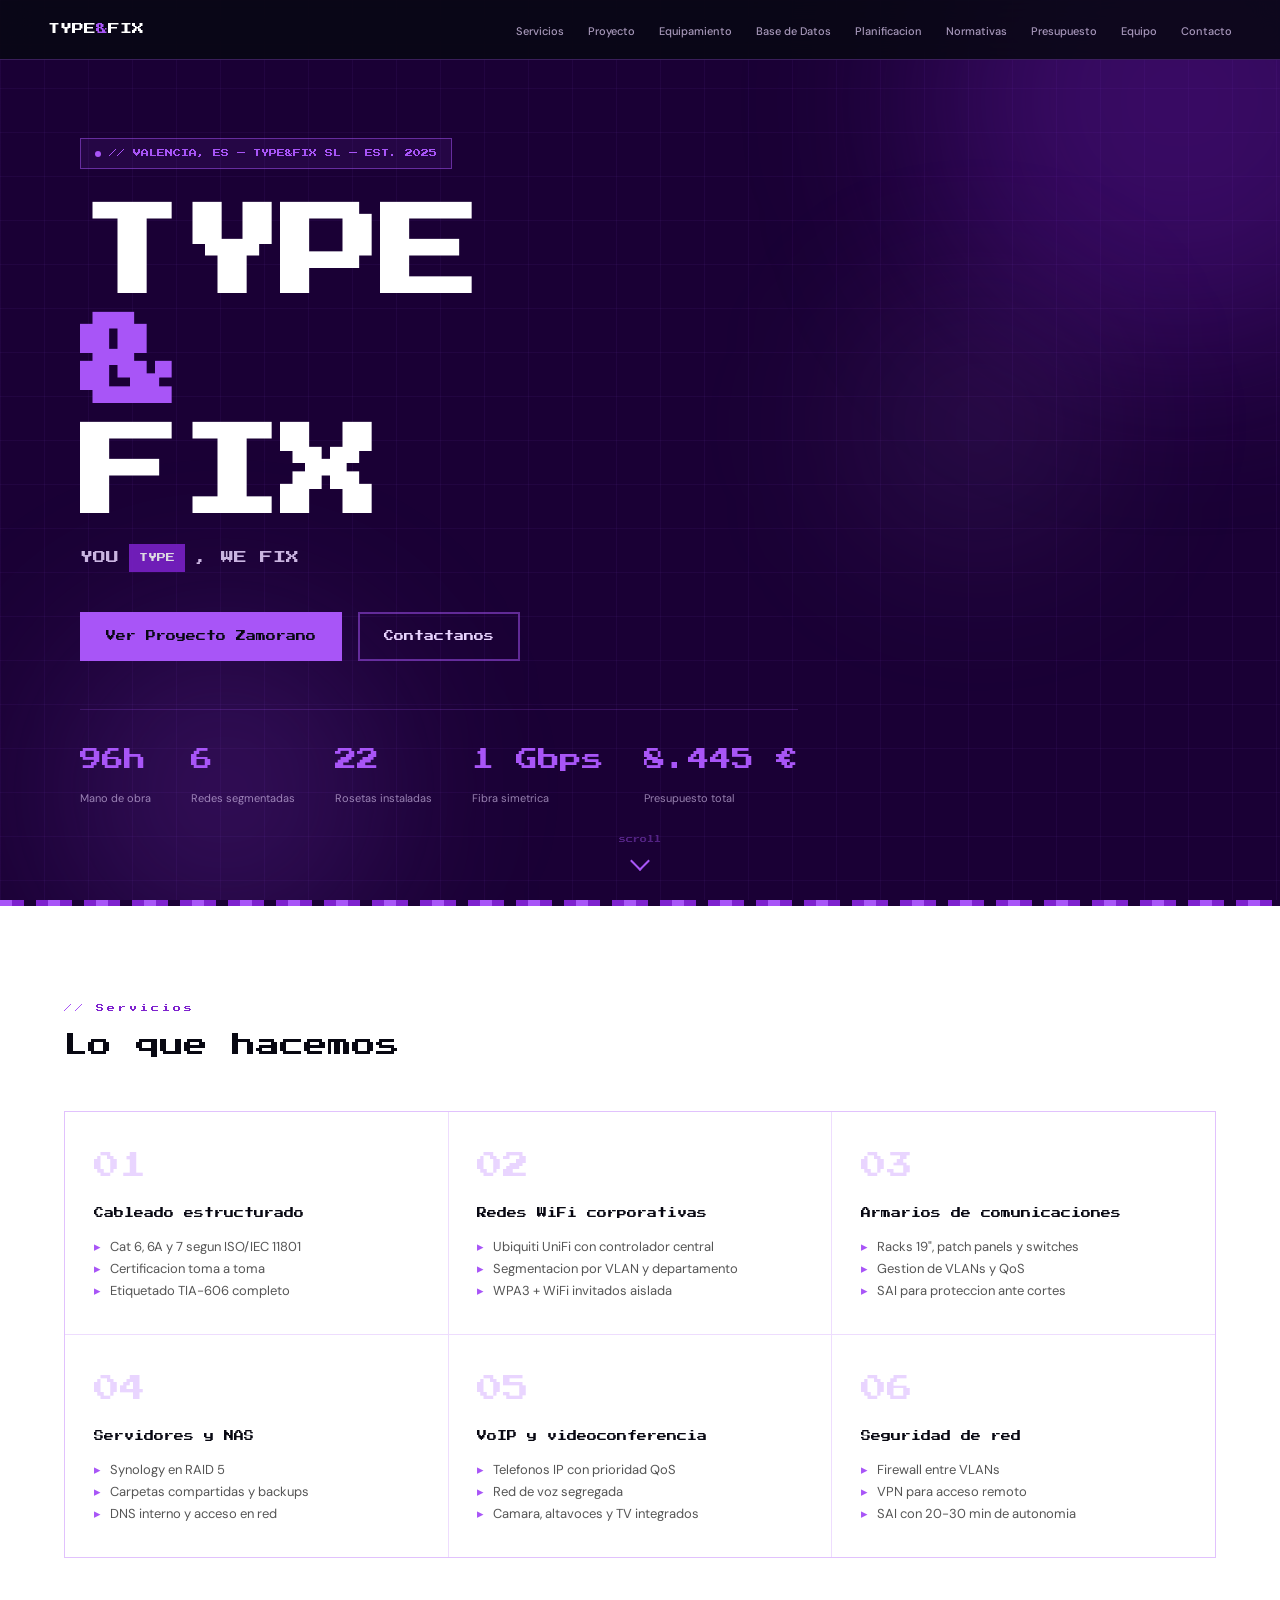
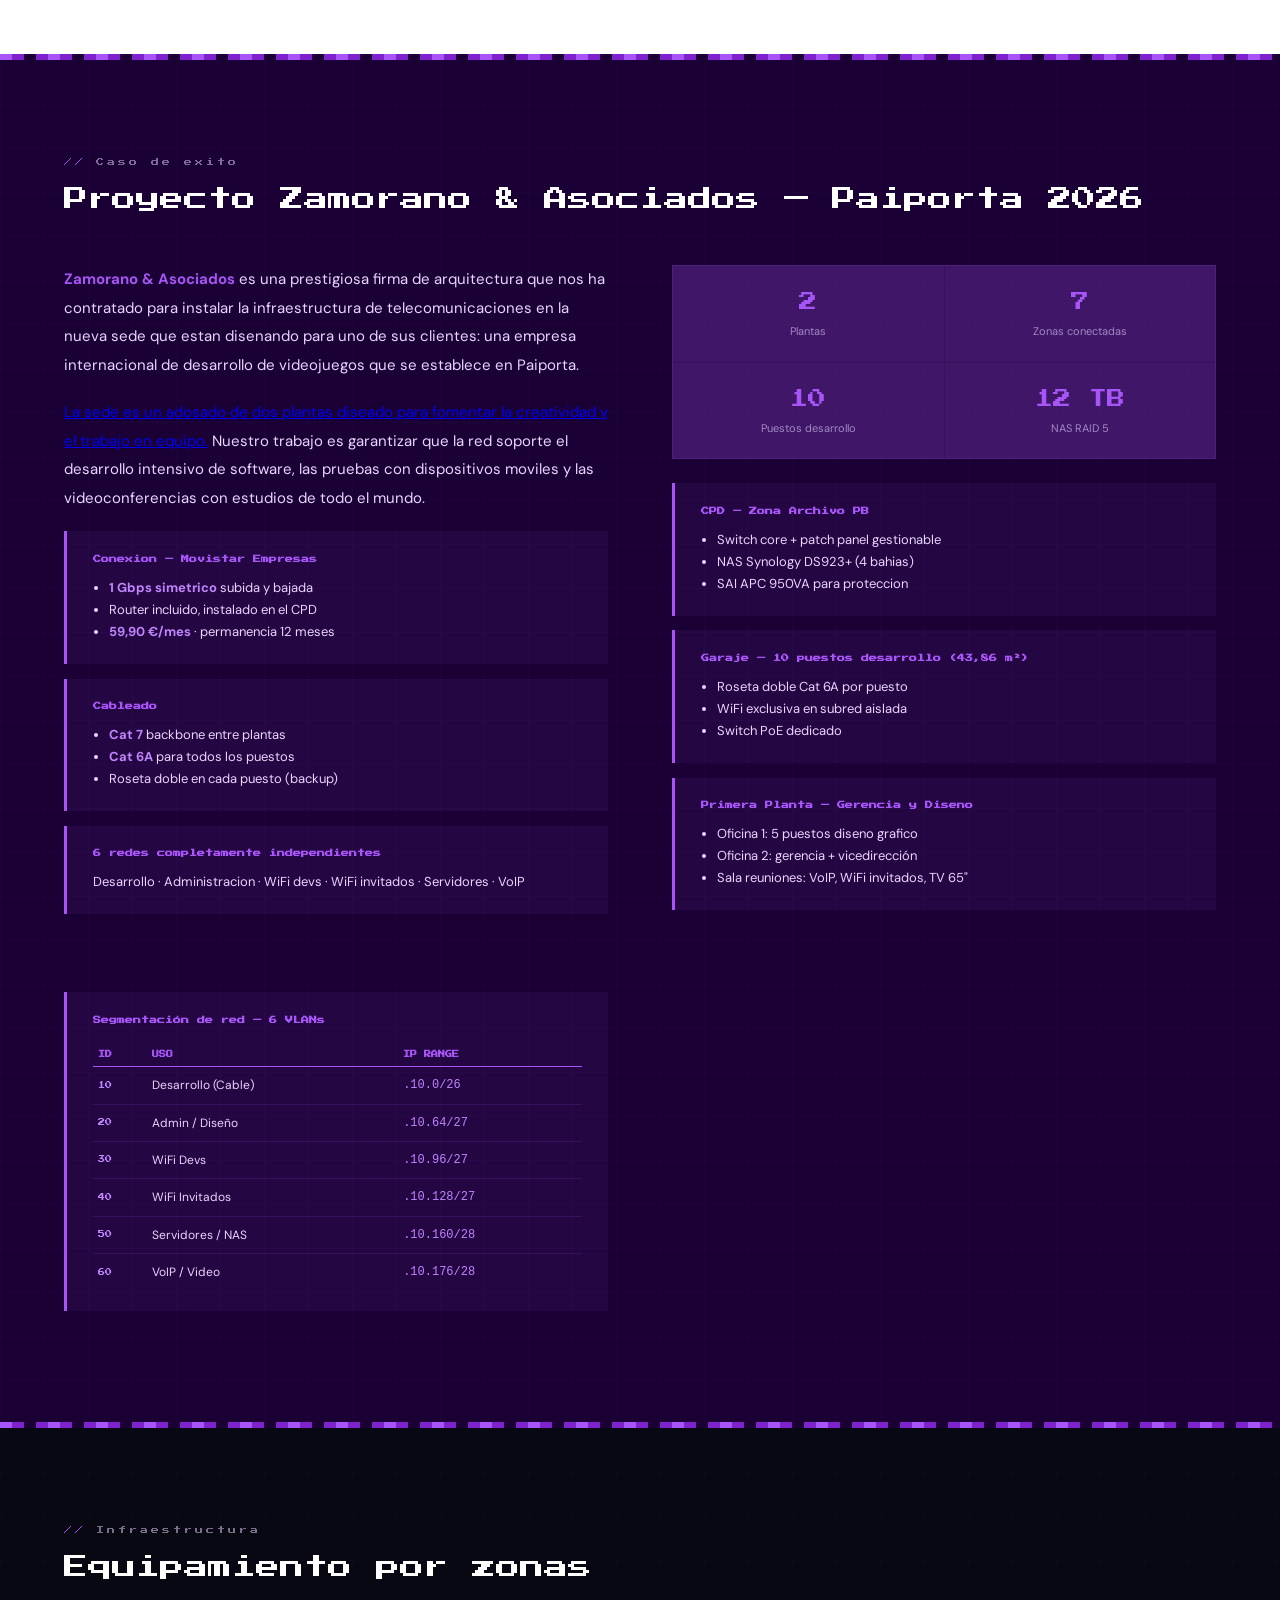
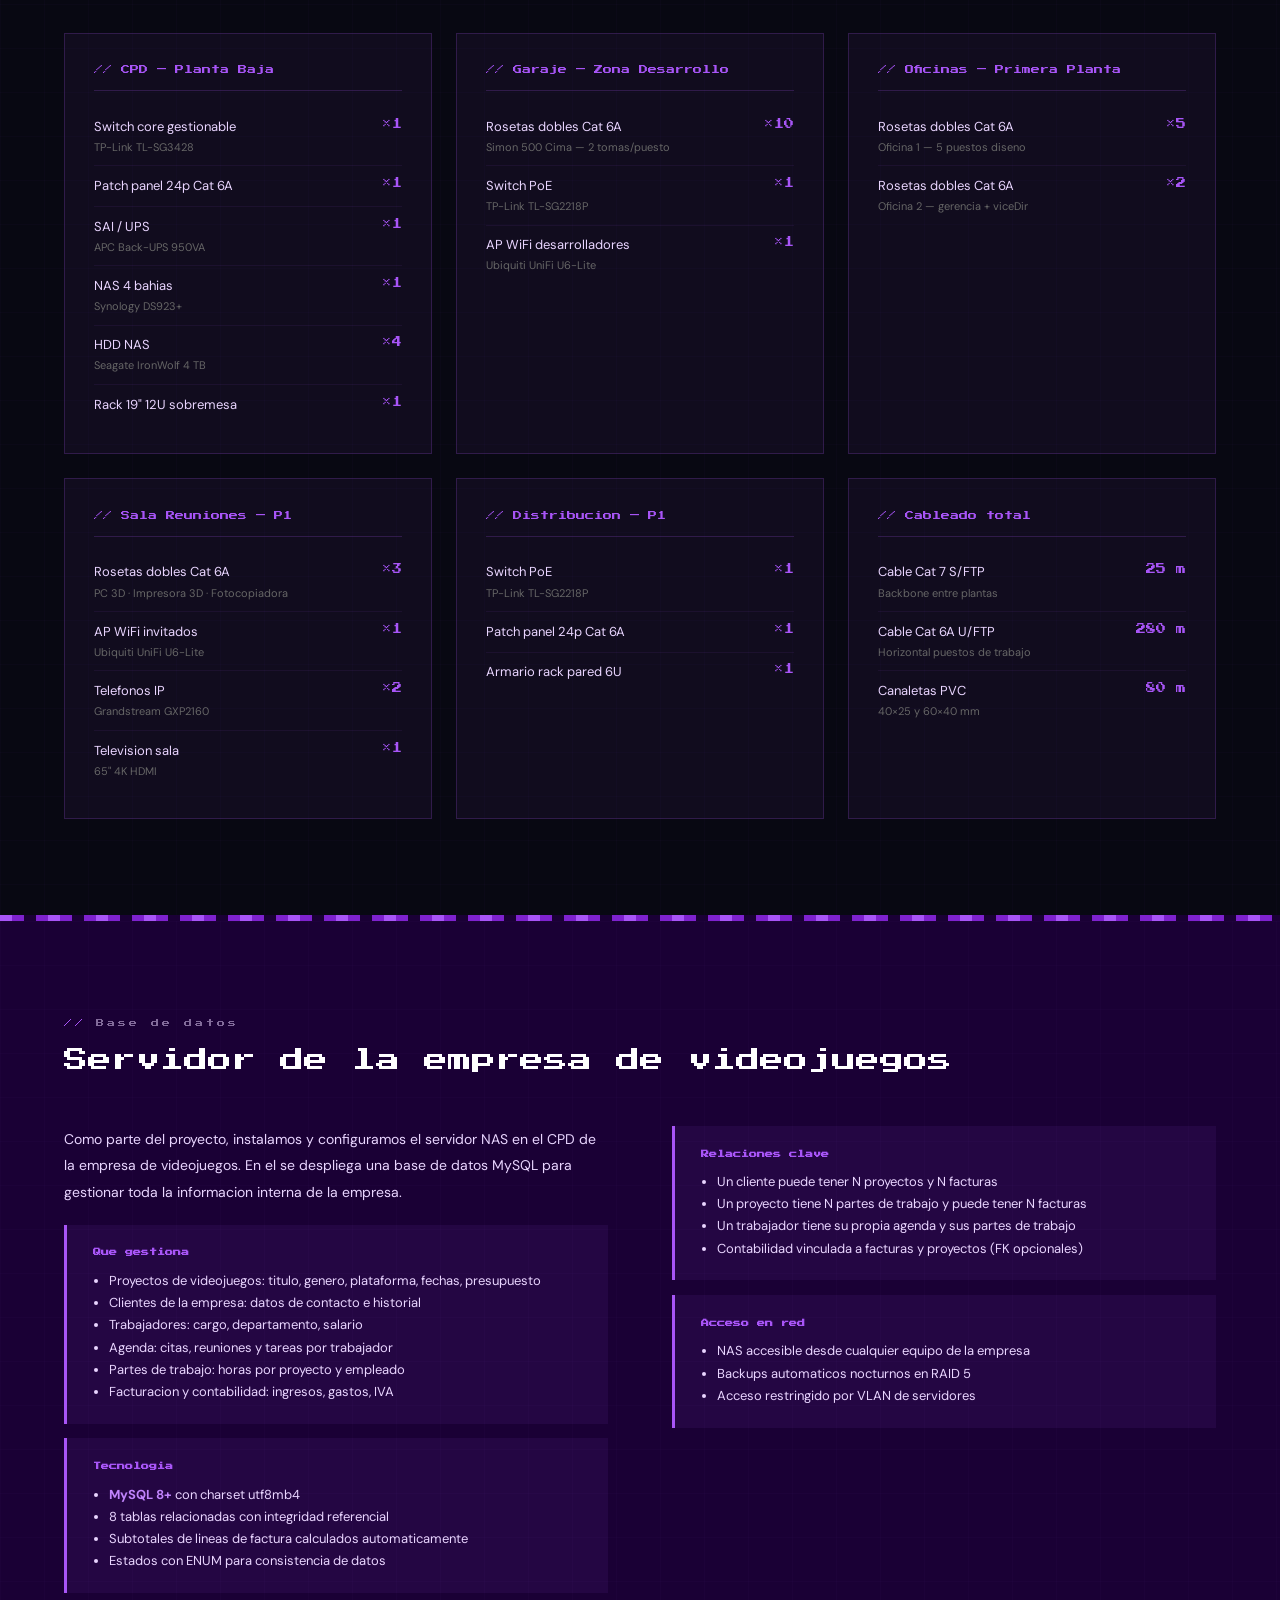
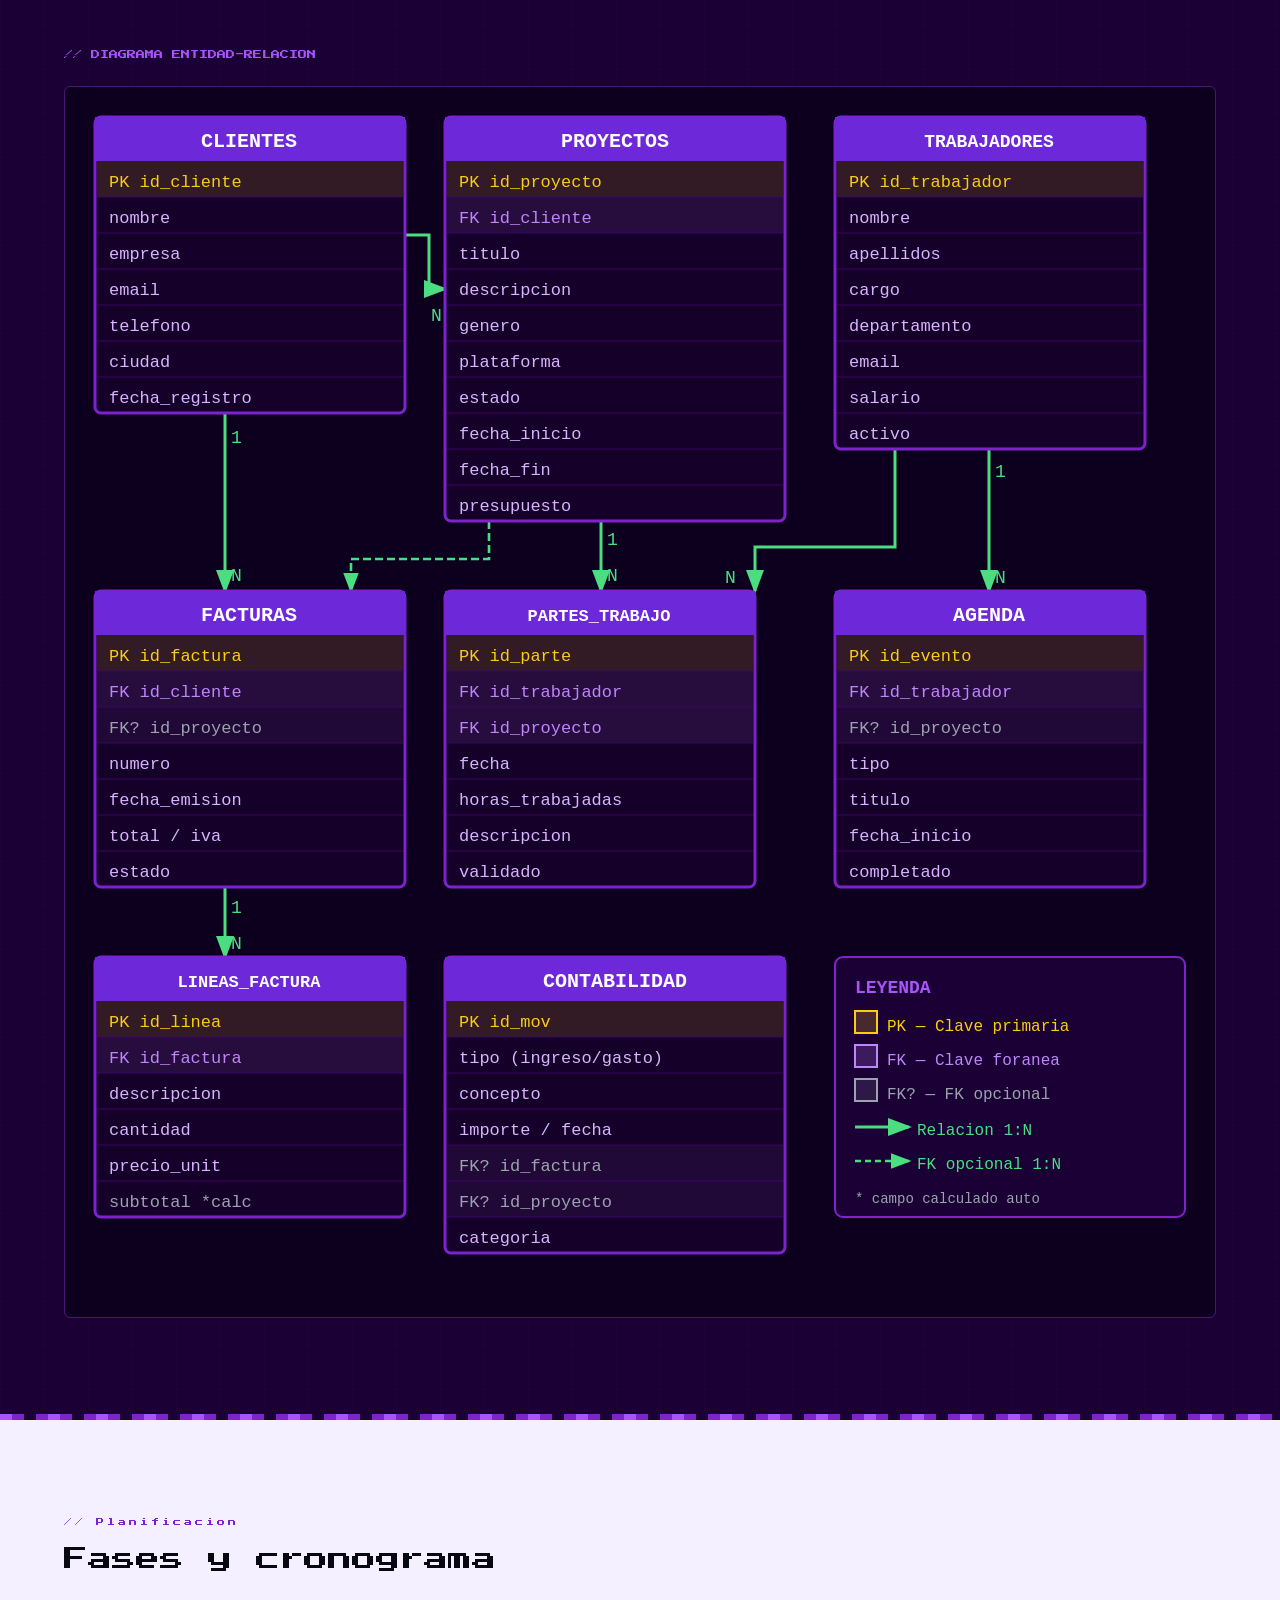
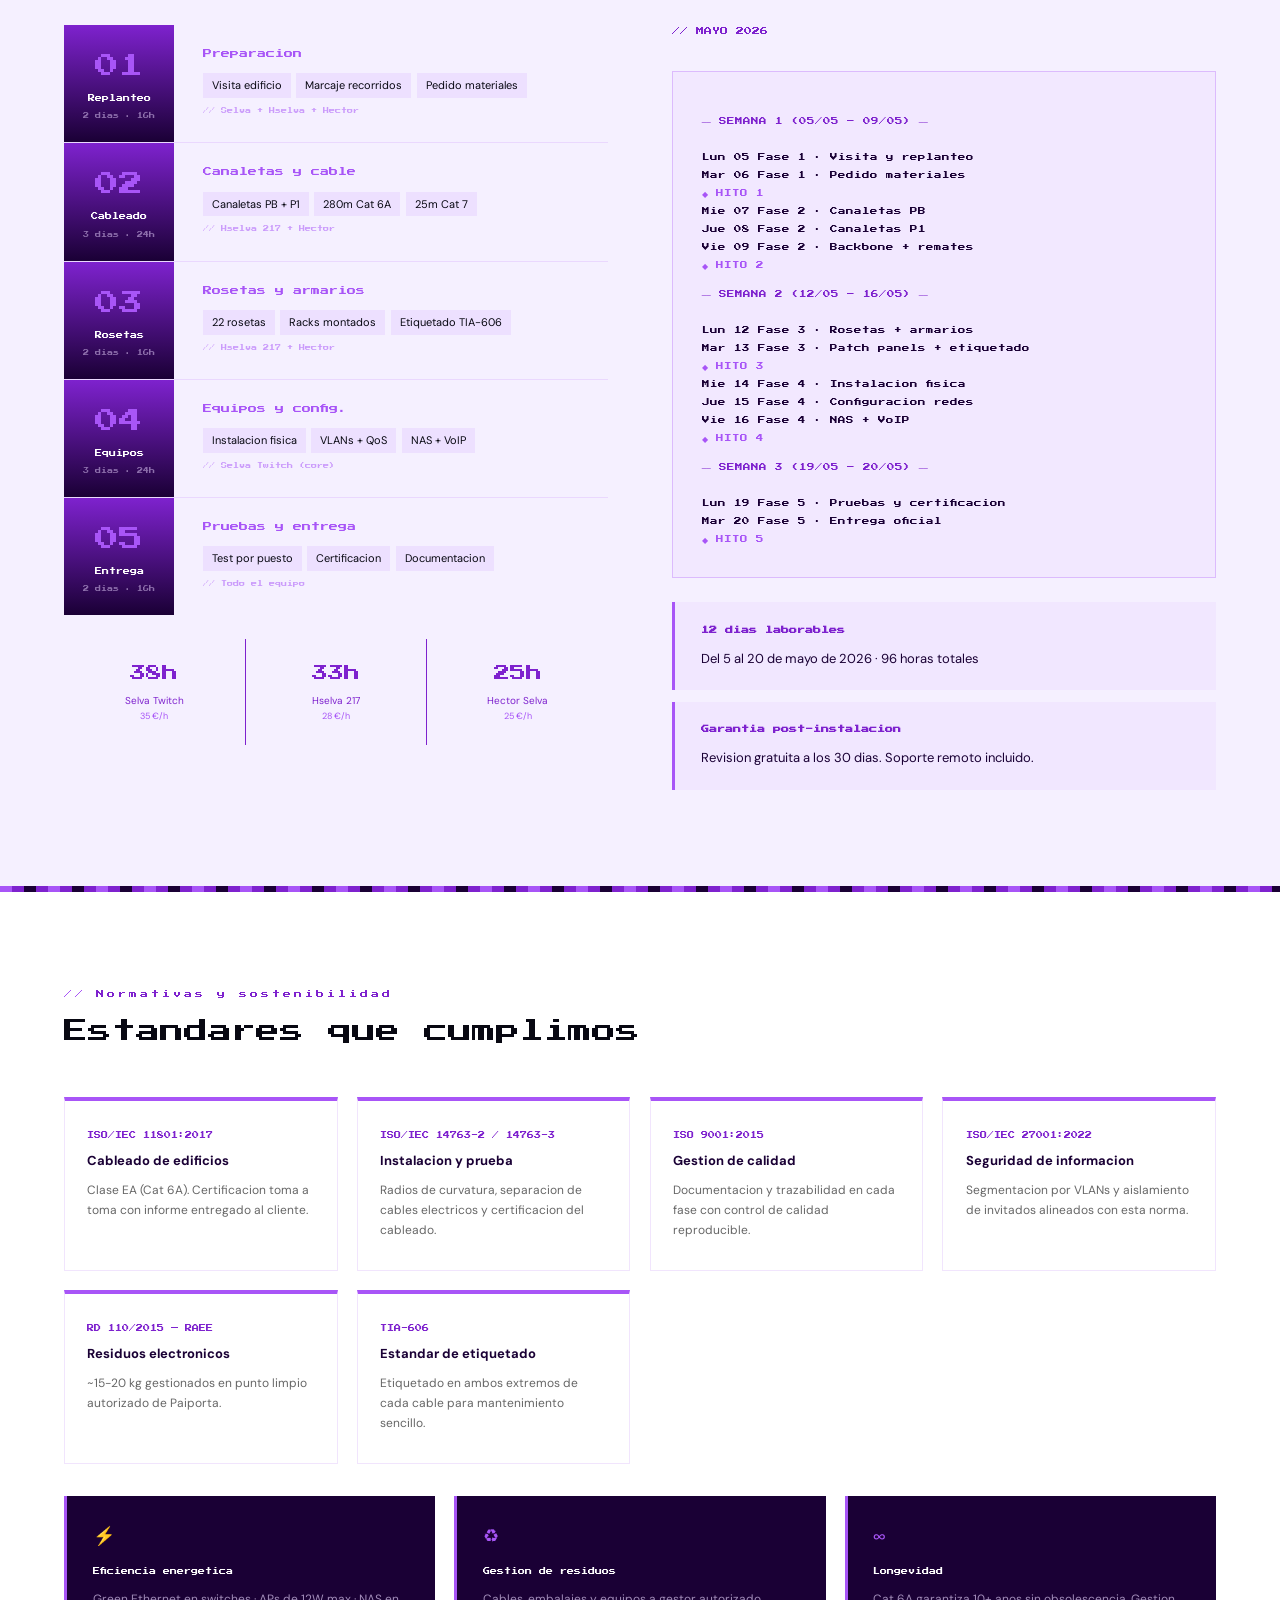
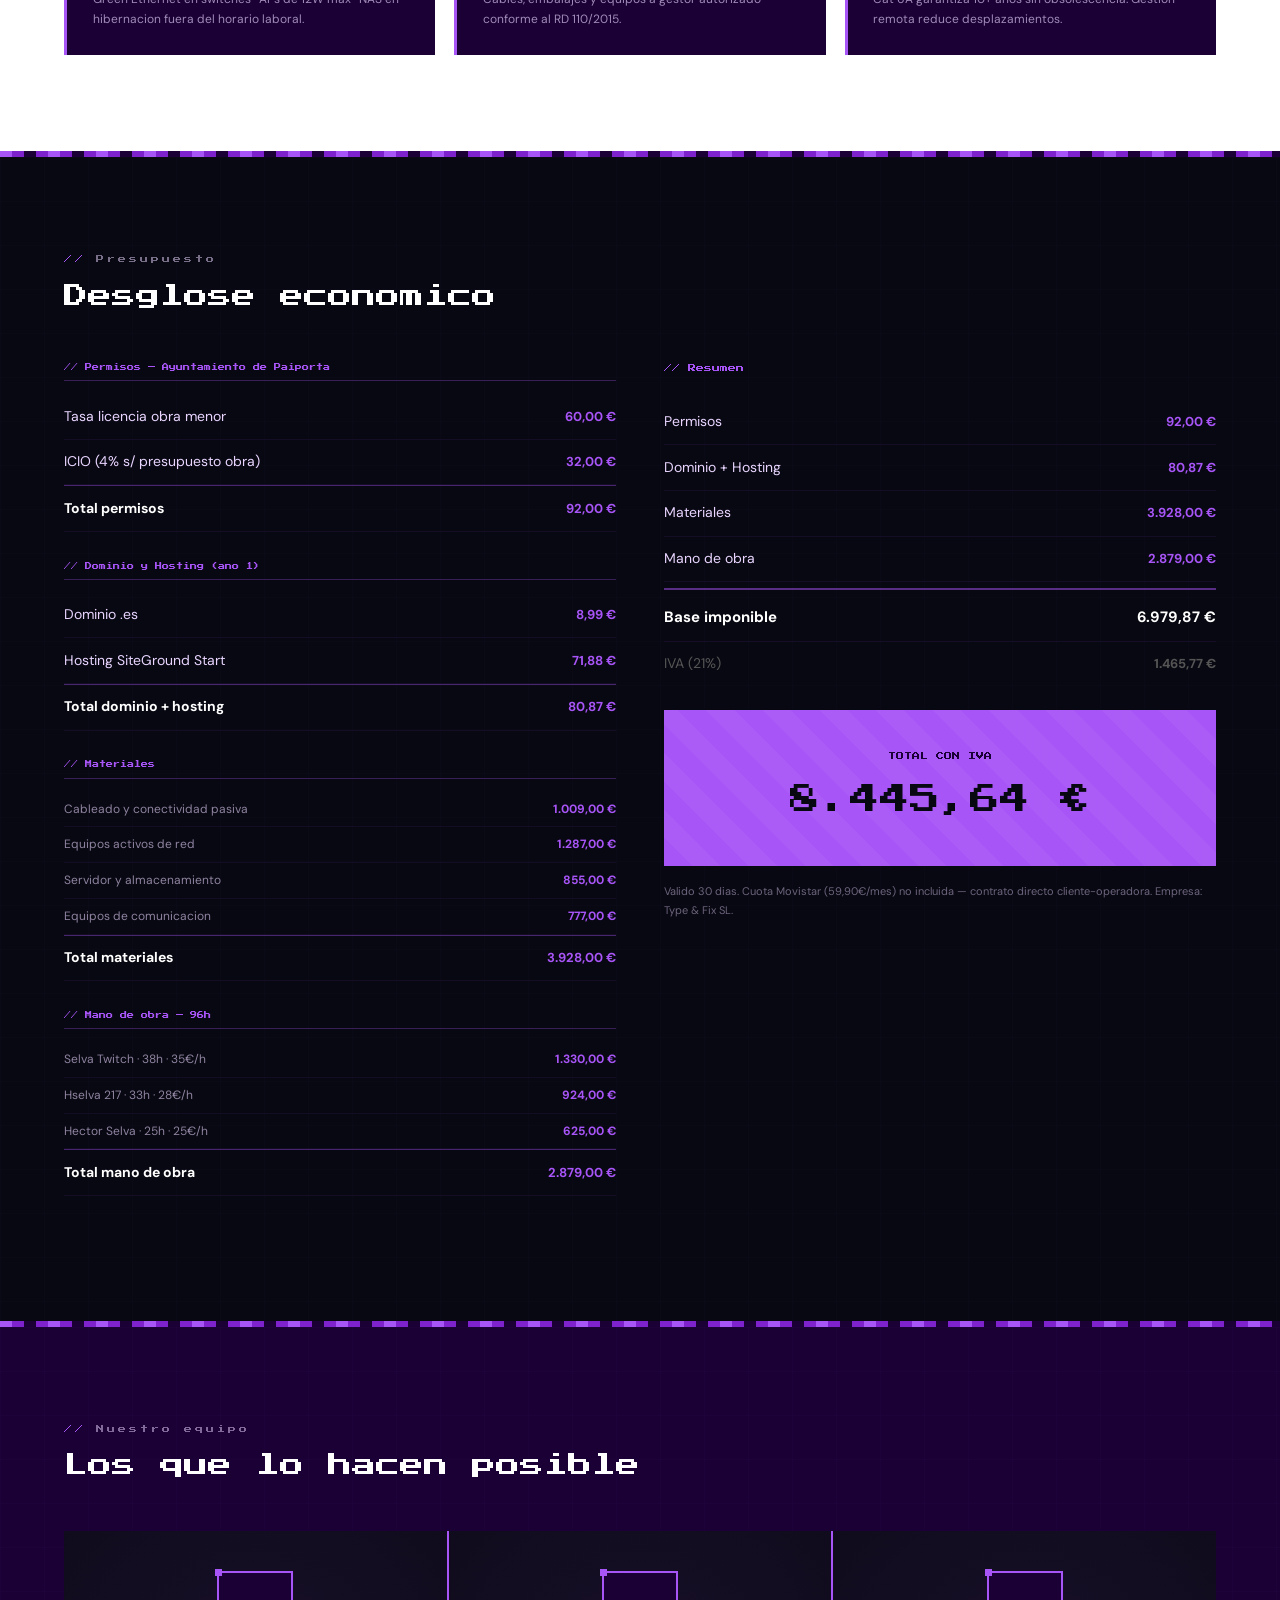
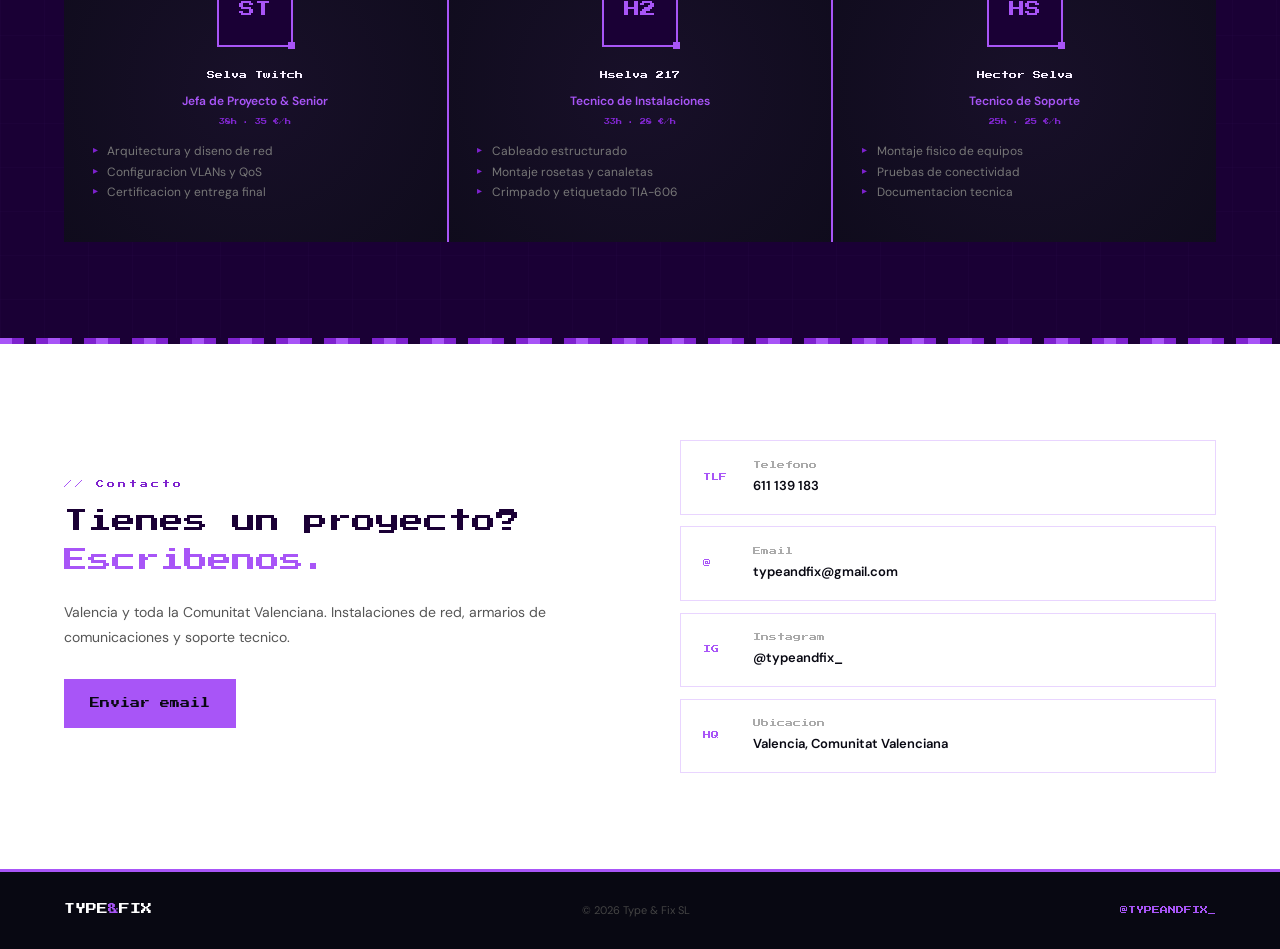
<file: neocities/typeandfix.html>
<!DOCTYPE html>
<html lang="es">
<head>
<meta charset="UTF-8">
<meta name="viewport" content="width=device-width, initial-scale=1.0">
<title>TYPE &amp; FIX — You Type, We Fix</title>
<link href="https://fonts.googleapis.com/css2?family=Press+Start+2P&family=DM+Sans:wght@400;500;700&display=swap" rel="stylesheet">
<style>
:root{--pp-dark:#1a0035;--pp-mid:#7e22ce;--pp-bright:#a855f7;--pp-neon:#c084fc;--pp-light:#e9d5ff;--pp-pale:#f5f0ff;--white:#fff;--black:#080812;}
*{margin:0;padding:0;box-sizing:border-box;}html{scroll-behavior:smooth;}
body{background:var(--white);color:var(--black);font-family:'DM Sans',sans-serif;font-size:16px;line-height:1.7;overflow-x:hidden;}
.amb-grid{position:absolute;inset:0;background-image:linear-gradient(rgba(168,85,247,.06) 1px,transparent 1px),linear-gradient(90deg,rgba(168,85,247,.06) 1px,transparent 1px);background-size:44px 44px;animation:diagGrid 18s linear infinite;pointer-events:none;}
@keyframes diagGrid{0%{background-position:0 0;}100%{background-position:44px 44px;}}
.particles{position:absolute;inset:0;pointer-events:none;overflow:hidden;}
.p{position:absolute;border-radius:50%;opacity:0;animation:pfloat var(--d,8s) var(--delay,0s) ease-in-out infinite;}
@keyframes pfloat{0%{opacity:0;transform:translate(0,0);}20%{opacity:.5;}80%{opacity:.2;}100%{opacity:0;transform:translate(var(--tx,20px),var(--ty,-100px));}}
nav{position:fixed;top:0;left:0;right:0;z-index:500;background:rgba(8,8,18,.85);backdrop-filter:blur(16px);border-bottom:1px solid rgba(168,85,247,.3);display:flex;align-items:center;justify-content:space-between;padding:0 3rem;height:60px;transition:background .3s;}
.nav-logo{font-family:'Press Start 2P',monospace;font-size:12px;color:var(--white);text-decoration:none;animation:logoGlow 3s ease-in-out infinite alternate;}
@keyframes logoGlow{from{text-shadow:0 0 4px rgba(168,85,247,0);}to{text-shadow:0 0 22px rgba(168,85,247,.9),0 0 44px rgba(168,85,247,.3);}}
.nav-logo span{color:var(--pp-bright);}
.nav-links{display:flex;gap:1.5rem;list-style:none;}
.nav-links a{color:rgba(233,213,255,.7);text-decoration:none;font-size:11px;font-weight:500;transition:color .2s;position:relative;}
.nav-links a::after{content:'';position:absolute;bottom:-4px;left:0;width:0;height:2px;background:var(--pp-bright);transition:width .25s ease;}
.nav-links a:hover{color:var(--pp-neon);}
.nav-links a:hover::after{width:100%;}
.hero{min-height:100vh;background:var(--pp-dark);display:flex;flex-direction:column;align-items:flex-start;justify-content:center;padding:8rem 5rem 5rem;position:relative;overflow:hidden;}
.orb{position:absolute;border-radius:50%;filter:blur(90px);pointer-events:none;animation:orbF 9s ease-in-out infinite alternate;}
.orb1{width:500px;height:500px;background:rgba(126,34,206,.3);top:-150px;right:-150px;}
.orb2{width:320px;height:320px;background:rgba(168,85,247,.18);bottom:-50px;left:5%;animation-delay:-3.5s;}
.orb3{width:220px;height:220px;background:rgba(192,132,252,.12);top:35%;right:15%;animation-delay:-6s;}
@keyframes orbF{from{transform:translate(0,0) scale(1);}to{transform:translate(35px,-35px) scale(1.12);}}
.hero-tag{font-family:'Press Start 2P',monospace;font-size:8px;color:var(--pp-bright);border:1px solid rgba(168,85,247,.5);background:rgba(168,85,247,.08);padding:8px 14px;margin-bottom:2rem;display:inline-flex;align-items:center;gap:8px;position:relative;z-index:1;animation:tagB 2s step-end infinite;}
.hero-tag::before{content:'';width:6px;height:6px;background:var(--pp-bright);border-radius:50%;animation:dot 1.5s ease-in-out infinite;}
@keyframes dot{0%,100%{opacity:1;transform:scale(1);}50%{opacity:.3;transform:scale(.6);}}
@keyframes tagB{0%,100%{border-color:rgba(168,85,247,.5);}50%{border-color:rgba(168,85,247,.1);}}
.hero h1{font-family:'Press Start 2P',monospace;font-size:clamp(44px,9vw,100px);color:var(--white);line-height:1.1;margin-bottom:.8rem;position:relative;z-index:1;}
.hero h1 .amp{color:var(--pp-bright);display:inline-block;animation:ampW 4s ease-in-out infinite;}
@keyframes ampW{0%,100%{transform:rotate(0);}25%{transform:rotate(-4deg);}75%{transform:rotate(4deg);}}
.hero-sub{font-family:'Press Start 2P',monospace;font-size:clamp(9px,1.5vw,13px);color:var(--pp-light);margin-bottom:2.5rem;position:relative;z-index:1;display:flex;align-items:center;gap:10px;opacity:.85;}
.hero-sub .box{background:var(--pp-mid);color:var(--white);padding:6px 10px;font-size:9px;}
.cta-row{display:flex;gap:1rem;flex-wrap:wrap;position:relative;z-index:1;}
.btn{font-family:'Press Start 2P',monospace;font-size:10px;padding:14px 24px;border:2px solid transparent;cursor:pointer;text-decoration:none;display:inline-block;position:relative;overflow:hidden;transition:all .2s;}
.btn::before{content:'';position:absolute;inset:0;transform:translateX(-100%);transition:transform .3s ease;}
.btn:hover::before{transform:translateX(0);}
.btn-primary{background:var(--pp-bright);color:var(--black);border-color:var(--pp-bright);}
.btn-primary::before{background:rgba(255,255,255,.15);}
.btn-primary:hover{box-shadow:0 0 30px rgba(168,85,247,.6);}
.btn-ghost{background:transparent;color:var(--pp-light);border-color:rgba(168,85,247,.5);}
.btn-ghost::before{background:rgba(168,85,247,.1);}
.btn-ghost:hover{color:var(--white);border-color:var(--pp-bright);}
.hero-stats{display:flex;gap:2.5rem;flex-wrap:wrap;position:relative;z-index:1;margin-top:3rem;padding-top:2rem;border-top:1px solid rgba(168,85,247,.2);}
.hstat-num{font-family:'Press Start 2P',monospace;font-size:22px;color:var(--pp-bright);display:block;margin-bottom:4px;transition:text-shadow .3s;}
.hstat:hover .hstat-num{text-shadow:0 0 20px var(--pp-bright);}
.hstat-label{font-size:11px;color:var(--pp-light);opacity:.6;}
.scroll-hint{position:absolute;bottom:2rem;left:50%;transform:translateX(-50%);display:flex;flex-direction:column;align-items:center;gap:8px;z-index:1;animation:bounce 2s ease-in-out infinite;}
@keyframes bounce{0%,100%{transform:translateX(-50%) translateY(0);}50%{transform:translateX(-50%) translateY(8px);}}
.scroll-hint span{font-family:'Press Start 2P',monospace;font-size:7px;color:rgba(168,85,247,.4);}
.scroll-arrow{width:14px;height:14px;border-right:2px solid var(--pp-bright);border-bottom:2px solid var(--pp-bright);transform:rotate(45deg);}
.px-div{height:6px;background:repeating-linear-gradient(90deg,var(--pp-bright) 0,var(--pp-bright) 12px,var(--pp-mid) 12px,var(--pp-mid) 24px,var(--pp-dark) 24px,var(--pp-dark) 36px,var(--pp-mid) 36px,var(--pp-mid) 48px);animation:divS 4s linear infinite;}
@keyframes divS{from{background-position:0;}to{background-position:48px;}}
section{position:relative;z-index:1;}
.wrap{max-width:1180px;margin:0 auto;}
.sec{padding:6rem 4rem;}
.sec-dark{background:var(--pp-dark);}
.sec-black{background:var(--black);}
.sec-pale{background:var(--pp-pale);}
.sec-tag{font-family:'Press Start 2P',monospace;font-size:8px;letter-spacing:3px;color:var(--pp-mid);display:flex;align-items:center;gap:10px;margin-bottom:.7rem;}
.sec-tag::before{content:'//';color:var(--pp-bright);}
.sec-dark .sec-tag,.sec-black .sec-tag{color:rgba(233,213,255,.5);}
.sec-dark .sec-tag::before,.sec-black .sec-tag::before{color:var(--pp-bright);}
.sec-title{font-family:'Press Start 2P',monospace;font-size:clamp(15px,2.2vw,24px);line-height:1.5;margin-bottom:3rem;}
.sec-dark .sec-title,.sec-black .sec-title{color:var(--white);}
.svc-grid{display:grid;grid-template-columns:repeat(auto-fit,minmax(290px,1fr));gap:1px;background:rgba(168,85,247,.2);border:1px solid rgba(168,85,247,.2);}
.svc{background:var(--white);padding:2rem 1.8rem;position:relative;overflow:hidden;transition:background .3s;cursor:default;}
.svc::after{content:'';position:absolute;bottom:0;left:0;right:0;height:3px;background:var(--pp-bright);transform:scaleX(0);transform-origin:left;transition:transform .35s ease;}
.svc:hover::after{transform:scaleX(1);}
.svc:hover{background:var(--pp-dark);}
.svc:hover .svc-n{color:var(--pp-bright);text-shadow:0 0 20px var(--pp-bright);}
.svc:hover .svc-title{color:var(--white);}
.svc:hover .svc-li{color:rgba(233,213,255,.8);}
.svc-n{font-family:'Press Start 2P',monospace;font-size:26px;color:var(--pp-light);display:block;margin-bottom:1rem;transition:all .3s;}
.svc-title{font-family:'Press Start 2P',monospace;font-size:10px;line-height:1.9;margin-bottom:.8rem;transition:color .3s;}
.svc-list{list-style:none;}
.svc-li{font-size:13px;color:#555;line-height:1.7;padding-left:1rem;position:relative;transition:color .3s;}
.svc-li::before{content:'▸';position:absolute;left:0;color:var(--pp-bright);}
.two-col{display:grid;grid-template-columns:1fr 1fr;gap:4rem;align-items:start;}
.info-card{background:rgba(168,85,247,.07);border-left:3px solid var(--pp-bright);padding:1.3rem 1.6rem;margin-bottom:.9rem;transition:background .25s,transform .25s;cursor:default;}
.info-card:hover{background:rgba(168,85,247,.14);transform:translateX(6px);}
.info-card h4{font-family:'Press Start 2P',monospace;font-size:8px;color:var(--pp-bright);margin-bottom:.6rem;line-height:1.9;}
.info-card p,.info-card li{font-size:13px;color:var(--pp-light);line-height:1.7;}
.info-card ul{padding-left:1rem;}
.info-card strong{color:var(--pp-neon);}
.stats-mini{display:grid;grid-template-columns:repeat(2,1fr);gap:1px;background:rgba(168,85,247,.2);margin-top:2rem;border:1px solid rgba(168,85,247,.2);}
.sm-cell{background:rgba(168,85,247,.07);padding:1.3rem;text-align:center;}
.sm-num{font-family:'Press Start 2P',monospace;font-size:18px;color:var(--pp-bright);}
.sm-label{font-size:11px;color:rgba(233,213,255,.6);margin-top:.3rem;}
.equip-grid{display:grid;grid-template-columns:repeat(auto-fit,minmax(300px,1fr));gap:1.5rem;}
.equip-zone{background:rgba(168,85,247,.05);border:1px solid rgba(168,85,247,.2);padding:1.8rem;transition:border-color .3s,transform .3s;cursor:default;}
.equip-zone:hover{border-color:var(--pp-bright);transform:translateY(-4px);}
.equip-zone-title{font-family:'Press Start 2P',monospace;font-size:9px;color:var(--pp-bright);margin-bottom:1rem;padding-bottom:.7rem;border-bottom:1px solid rgba(168,85,247,.2);line-height:1.8;}
.equip-item{display:flex;justify-content:space-between;align-items:flex-start;gap:1rem;padding:.55rem 0;border-bottom:1px solid rgba(168,85,247,.07);font-size:13px;}
.equip-item:last-child{border-bottom:none;}
.equip-name{color:var(--pp-light);}
.equip-model{color:#666;font-size:11px;}
.equip-qty{font-family:'Press Start 2P',monospace;font-size:10px;color:var(--pp-bright);min-width:22px;text-align:right;}
.phases{display:flex;flex-direction:column;}
.phase{display:grid;grid-template-columns:110px 1fr;border-bottom:1px solid rgba(168,85,247,.15);transition:background .25s;cursor:default;}
.phase:last-child{border-bottom:none;}
.phase:hover{background:rgba(168,85,247,.05);}
.phase-num{background:linear-gradient(180deg,var(--pp-mid),var(--pp-dark));padding:1.3rem .8rem;font-family:'Press Start 2P',monospace;font-size:7px;color:var(--white);display:flex;flex-direction:column;justify-content:center;align-items:center;gap:.4rem;text-align:center;}
.ph-n{font-size:24px;color:var(--pp-bright);display:block;}
.ph-days{font-size:6px;color:rgba(233,213,255,.5);}
.phase-body{padding:1.3rem 1.8rem;}
.phase-title{font-family:'Press Start 2P',monospace;font-size:9px;color:var(--pp-bright);margin-bottom:.7rem;line-height:1.8;}
.phase-tags{display:flex;flex-wrap:wrap;gap:.35rem;margin-bottom:.5rem;}
.ptag{font-size:11px;background:rgba(168,85,247,.1);padding:3px 9px;transition:background .2s;}
.phase:hover .ptag{background:rgba(168,85,247,.18);}
.phase-who{font-family:'Press Start 2P',monospace;font-size:6px;color:rgba(168,85,247,.55);}
.crono-wrap{background:rgba(0,0,0,.4);border:1px solid rgba(168,85,247,.3);padding:1.8rem;margin-top:2rem;font-family:'Press Start 2P',monospace;font-size:7.5px;color:var(--pp-light);line-height:2.4;}
.crono-week{color:var(--pp-bright);display:block;margin-top:.7rem;}
.crono-hito{color:var(--pp-neon);}
.norm-grid{display:grid;grid-template-columns:repeat(auto-fit,minmax(260px,1fr));gap:1.2rem;}
.norm-card{background:var(--white);border:1px solid rgba(168,85,247,.15);border-top:4px solid var(--pp-bright);padding:1.8rem 1.4rem;transition:transform .25s,box-shadow .25s;cursor:default;}
.norm-card:hover{transform:translateY(-5px);box-shadow:0 10px 35px rgba(168,85,247,.12);}
.norm-code{font-family:'Press Start 2P',monospace;font-size:7px;color:var(--pp-mid);margin-bottom:.5rem;}
.norm-name{font-weight:700;font-size:13px;margin-bottom:.5rem;color:var(--pp-dark);}
.norm-desc{font-size:12px;color:#666;line-height:1.7;}
.sost-grid{display:grid;grid-template-columns:repeat(3,1fr);gap:1.2rem;margin-top:2rem;}
.sost-card{background:var(--pp-dark);border-left:3px solid var(--pp-bright);padding:1.6rem;transition:transform .25s;cursor:default;}
.sost-card:hover{transform:translateY(-4px);}
.sost-icon{font-size:18px;color:var(--pp-bright);margin-bottom:.8rem;display:block;}
.sost-title{font-family:'Press Start 2P',monospace;font-size:7px;color:var(--white);margin-bottom:.7rem;line-height:1.9;}
.sost-desc{font-size:12px;color:rgba(233,213,255,.65);line-height:1.7;}
.budget-cols{display:grid;grid-template-columns:1fr 1fr;gap:3rem;}
.budget-block{margin-bottom:1.8rem;}
.budget-label{font-family:'Press Start 2P',monospace;font-size:7px;color:var(--pp-bright);margin-bottom:.8rem;padding-bottom:.4rem;border-bottom:1px solid rgba(168,85,247,.3);}
.budget-row{display:flex;justify-content:space-between;align-items:center;padding:.65rem 0;border-bottom:1px solid rgba(168,85,247,.08);font-size:14px;transition:background .2s,padding-left .2s;cursor:default;}
.budget-row:hover{background:rgba(168,85,247,.05);padding-left:.5rem;}
.brow-name{color:var(--pp-light);}
.brow-val{color:var(--pp-bright);font-weight:700;font-size:13px;}
.budget-sub-row{display:flex;justify-content:space-between;padding:.45rem 0;font-size:12px;border-bottom:1px solid rgba(168,85,247,.07);cursor:default;transition:background .2s,padding-left .2s;}
.budget-sub-row:hover{background:rgba(168,85,247,.05);padding-left:.5rem;}
.budget-sub-row .brow-name{font-size:12px;color:rgba(233,213,255,.6);}
.budget-sub-row .brow-val{font-size:12px;}
.budget-total{background:var(--pp-bright);padding:2.5rem;text-align:center;margin-top:1.5rem;position:relative;overflow:hidden;cursor:default;transition:transform .25s;}
.budget-total:hover{transform:scale(1.02);}
.budget-total::before{content:'';position:absolute;inset:0;background:repeating-linear-gradient(45deg,transparent,transparent 20px,rgba(255,255,255,.04) 20px,rgba(255,255,255,.04) 40px);}
.tot-label{font-family:'Press Start 2P',monospace;font-size:8px;color:var(--pp-dark);margin-bottom:.7rem;position:relative;}
.tot-num{font-family:'Press Start 2P',monospace;font-size:30px;color:var(--black);position:relative;}
.budget-note{font-size:11px;color:rgba(233,213,255,.45);margin-top:1rem;line-height:1.7;}
.team-wrap{display:grid;grid-template-columns:repeat(3,1fr);gap:2px;background:var(--pp-bright);}
.team-card{background:var(--black);padding:2.5rem 1.8rem;text-align:center;position:relative;overflow:hidden;transition:background .3s;cursor:default;}
.team-card::before{content:'';position:absolute;top:-100%;left:-100%;width:300%;height:300%;background:radial-gradient(circle,rgba(168,85,247,.1) 0%,transparent 60%);transition:top .5s,left .5s;}
.team-card:hover::before{top:-50%;left:-50%;}
.team-card:hover{background:#0f0f1a;}
.t-avatar{width:76px;height:76px;margin:0 auto 1.3rem;background:var(--pp-dark);border:2px solid var(--pp-bright);display:flex;align-items:center;justify-content:center;font-family:'Press Start 2P',monospace;font-size:16px;color:var(--pp-bright);position:relative;transition:box-shadow .3s,border-color .3s;}
.team-card:hover .t-avatar{box-shadow:0 0 20px rgba(168,85,247,.5);border-color:var(--pp-neon);}
.t-avatar::before,.t-avatar::after{content:'';position:absolute;width:7px;height:7px;background:var(--pp-bright);transition:background .3s;}
.team-card:hover .t-avatar::before,.team-card:hover .t-avatar::after{background:var(--pp-neon);}
.t-avatar::before{top:-4px;left:-4px;}.t-avatar::after{bottom:-4px;right:-4px;}
.t-name{font-family:'Press Start 2P',monospace;font-size:8px;color:var(--white);margin-bottom:.5rem;line-height:1.9;}
.t-role{font-size:12px;color:var(--pp-bright);font-weight:600;margin-bottom:.3rem;}
.t-hours{font-family:'Press Start 2P',monospace;font-size:6px;color:var(--pp-mid);margin-bottom:.9rem;}
.t-bullets{list-style:none;text-align:left;}
.t-bullets li{font-size:12px;color:#777;line-height:1.7;padding-left:.9rem;position:relative;}
.t-bullets li::before{content:'▸';position:absolute;left:0;color:var(--pp-mid);font-size:10px;}
.contact-layout{display:grid;grid-template-columns:1fr 1fr;gap:5rem;align-items:center;}
.contact-big{font-family:'Press Start 2P',monospace;font-size:clamp(16px,2.2vw,24px);color:var(--pp-dark);line-height:1.6;margin-bottom:1.3rem;}
.contact-big .hl{color:var(--pp-bright);animation:hlP 2s ease-in-out infinite alternate;}
@keyframes hlP{from{opacity:.7;}to{opacity:1;}}
.contact-sub{font-size:14px;color:#555;line-height:1.8;margin-bottom:1.8rem;}
.c-items{display:flex;flex-direction:column;gap:.7rem;}
.c-item{display:flex;align-items:center;gap:1rem;padding:1.1rem 1.4rem;border:1px solid var(--pp-light);position:relative;overflow:hidden;transition:border-color .25s,background .25s;cursor:default;}
.c-item::before{content:'';position:absolute;left:0;top:0;bottom:0;width:3px;background:var(--pp-bright);transform:scaleY(0);transition:transform .25s;}
.c-item:hover::before{transform:scaleY(1);}
.c-item:hover{border-color:var(--pp-bright);background:var(--pp-pale);}
.c-icon{font-family:'Press Start 2P',monospace;font-size:8px;color:var(--pp-bright);min-width:34px;}
.c-label{font-size:8px;color:#aaa;font-family:'Press Start 2P',monospace;margin-bottom:2px;}
.c-val{font-size:13px;font-weight:600;color:var(--black);}
footer{background:var(--black);border-top:3px solid var(--pp-bright);padding:1.8rem 4rem;display:flex;align-items:center;justify-content:space-between;flex-wrap:wrap;gap:1rem;}
.f-logo{font-family:'Press Start 2P',monospace;font-size:11px;color:var(--white);}
.f-logo span{color:var(--pp-bright);}
.f-copy{font-size:11px;color:#444;}
.f-social{font-family:'Press Start 2P',monospace;font-size:8px;color:var(--pp-bright);}
.reveal{opacity:0;transform:translateY(28px);transition:opacity .65s cubic-bezier(.22,1,.36,1),transform .65s cubic-bezier(.22,1,.36,1);}
.reveal.vis{opacity:1;transform:translateY(0);}
.reveal-left{opacity:0;transform:translateX(-28px);transition:opacity .65s cubic-bezier(.22,1,.36,1),transform .65s cubic-bezier(.22,1,.36,1);}
.reveal-left.vis{opacity:1;transform:translateX(0);}
.reveal-right{opacity:0;transform:translateX(28px);transition:opacity .65s cubic-bezier(.22,1,.36,1),transform .65s cubic-bezier(.22,1,.36,1);}
.reveal-right.vis{opacity:1;transform:translateX(0);}
.d1{transition-delay:.05s;}.d2{transition-delay:.11s;}.d3{transition-delay:.17s;}.d4{transition-delay:.23s;}.d5{transition-delay:.29s;}.d6{transition-delay:.35s;}
.schema-wrap{overflow-x:auto;margin-top:1.5rem;border:1px solid rgba(168,85,247,.3);border-radius:6px;}
@media(max-width:900px){nav{padding:0 1.5rem;}.nav-links{display:none;}.hero{padding:6rem 1.5rem 4rem;}.sec{padding:4rem 1.5rem;}.two-col,.budget-cols,.contact-layout,.sost-grid,.team-wrap{grid-template-columns:1fr;}footer{flex-direction:column;text-align:center;}}
</style>
</head>
<body>

<nav>
  <a class="nav-logo" href="#">TYPE<span>&</span>FIX</a>
  <ul class="nav-links">
    <li><a href="#servicios">Servicios</a></li>
    <li><a href="#proyecto">Proyecto</a></li>
    <li><a href="#equipamiento">Equipamiento</a></li>
    <li><a href="#bbdd">Base de Datos</a></li>
    <li><a href="#planificacion">Planificacion</a></li>
    <li><a href="#normativas">Normativas</a></li>
    <li><a href="#presupuesto">Presupuesto</a></li>
    <li><a href="#equipo">Equipo</a></li>
    <li><a href="#contacto">Contacto</a></li>
  </ul>
</nav>

<!-- HERO -->
<section class="hero">
  <div class="amb-grid"></div>
  <div class="particles" id="particles"></div>
  <div class="orb orb1"></div><div class="orb orb2"></div><div class="orb orb3"></div>
  <div class="hero-tag">// VALENCIA, ES &mdash; TYPE&amp;FIX SL &mdash; EST. 2025</div>
  <h1>TYPE<br><span class="amp">&amp;</span><br>FIX</h1>
  <div class="hero-sub">YOU <span class="box">TYPE</span> , WE FIX</div>
  <div class="cta-row">
    <a href="#proyecto" class="btn btn-primary">Ver Proyecto Zamorano</a>
    <a href="#contacto" class="btn btn-ghost">Contactanos</a>
  </div>
  <div class="hero-stats">
    <div class="hstat"><span class="hstat-num" id="c1">96h</span><span class="hstat-label">Mano de obra</span></div>
    <div class="hstat"><span class="hstat-num" id="c2">6</span><span class="hstat-label">Redes segmentadas</span></div>
    <div class="hstat"><span class="hstat-num" id="c3">22</span><span class="hstat-label">Rosetas instaladas</span></div>
    <div class="hstat"><span class="hstat-num">1 Gbps</span><span class="hstat-label">Fibra simetrica</span></div>
    <div class="hstat"><span class="hstat-num">8.445 &euro;</span><span class="hstat-label">Presupuesto total</span></div>
  </div>
  <div class="scroll-hint"><span>scroll</span><div class="scroll-arrow"></div></div>
</section>
<div class="px-div"></div>

<!-- SERVICIOS -->
<section id="servicios" class="sec">
  <div class="wrap">
    <div class="reveal"><div class="sec-tag">Servicios</div><div class="sec-title">Lo que hacemos</div></div>
    <div class="svc-grid">
      <div class="svc reveal d1"><span class="svc-n">01</span><div class="svc-title">Cableado estructurado</div><ul class="svc-list"><li class="svc-li">Cat 6, 6A y 7 segun ISO/IEC 11801</li><li class="svc-li">Certificacion toma a toma</li><li class="svc-li">Etiquetado TIA-606 completo</li></ul></div>
      <div class="svc reveal d2"><span class="svc-n">02</span><div class="svc-title">Redes WiFi corporativas</div><ul class="svc-list"><li class="svc-li">Ubiquiti UniFi con controlador central</li><li class="svc-li">Segmentacion por VLAN y departamento</li><li class="svc-li">WPA3 + WiFi invitados aislada</li></ul></div>
      <div class="svc reveal d3"><span class="svc-n">03</span><div class="svc-title">Armarios de comunicaciones</div><ul class="svc-list"><li class="svc-li">Racks 19", patch panels y switches</li><li class="svc-li">Gestion de VLANs y QoS</li><li class="svc-li">SAI para proteccion ante cortes</li></ul></div>
      <div class="svc reveal d4"><span class="svc-n">04</span><div class="svc-title">Servidores y NAS</div><ul class="svc-list"><li class="svc-li">Synology en RAID 5</li><li class="svc-li">Carpetas compartidas y backups</li><li class="svc-li">DNS interno y acceso en red</li></ul></div>
      <div class="svc reveal d5"><span class="svc-n">05</span><div class="svc-title">VoIP y videoconferencia</div><ul class="svc-list"><li class="svc-li">Telefonos IP con prioridad QoS</li><li class="svc-li">Red de voz segregada</li><li class="svc-li">Camara, altavoces y TV integrados</li></ul></div>
      <div class="svc reveal d6"><span class="svc-n">06</span><div class="svc-title">Seguridad de red</div><ul class="svc-list"><li class="svc-li">Firewall entre VLANs</li><li class="svc-li">VPN para acceso remoto</li><li class="svc-li">SAI con 20-30 min de autonomia</li></ul></div>
    </div>
  </div>
</section>
<div class="px-div"></div>

<!-- PROYECTO -->
<section id="proyecto" class="sec sec-dark">
  <div class="amb-grid" style="opacity:.5;"></div>
  <div class="wrap">
    <div class="reveal">
      <div class="sec-tag">Caso de exito</div>
      <div class="sec-title">Proyecto Zamorano &amp; Asociados &mdash; Paiporta 2026</div>
    </div>
    <div class="two-col">
      <div class="reveal-left">
        <p style="color:var(--pp-light);font-size:15px;line-height:1.9;margin-bottom:1.2rem;"><strong style="color:var(--pp-bright);">Zamorano &amp; Asociados</strong> es una prestigiosa firma de arquitectura que nos ha contratado para instalar la infraestructura de telecomunicaciones en la nueva sede que estan disenando para uno de sus clientes: una empresa internacional de desarrollo de videojuegos que se establece en Paiporta.</p>
        <p style="color:var(--pp-light);font-size:15px;line-height:1.9;margin-bottom:1.2rem;"><a href="Plano oficinas-1.pdf">La sede es un adosado de dos plantas diseado para fomentar la creatividad y el trabajo en equipo.</a> Nuestro trabajo es garantizar que la red soporte el desarrollo intensivo de software, las pruebas con dispositivos moviles y las videoconferencias con estudios de todo el mundo.</p>
        <div class="info-card"><h4>Conexion &mdash; Movistar Empresas</h4><ul><li><strong>1 Gbps simetrico</strong> subida y bajada</li><li>Router incluido, instalado en el CPD</li><li><strong>59,90 &euro;/mes</strong> &middot; permanencia 12 meses</li></ul></div>
        <div class="info-card"><h4>Cableado</h4><ul><li><strong>Cat 7</strong> backbone entre plantas</li><li><strong>Cat 6A</strong> para todos los puestos</li><li>Roseta doble en cada puesto (backup)</li></ul></div>
        <div class="info-card"><h4>6 redes completamente independientes</h4><p>Desarrollo &middot; Administracion &middot; WiFi devs &middot; WiFi invitados &middot; Servidores &middot; VoIP</p></div>
      </div>
      
      <div class="reveal-right">
        <div class="stats-mini" style="margin-top:0;margin-bottom:1.5rem;">
          <div class="sm-cell"><div class="sm-num">2</div><div class="sm-label">Plantas</div></div>
          <div class="sm-cell"><div class="sm-num">7</div><div class="sm-label">Zonas conectadas</div></div>
          <div class="sm-cell"><div class="sm-num">10</div><div class="sm-label">Puestos desarrollo</div></div>
          <div class="sm-cell"><div class="sm-num">12 TB</div><div class="sm-label">NAS RAID 5</div></div>
        </div>
        <div class="info-card"><h4>CPD &mdash; Zona Archivo PB</h4><ul><li>Switch core + patch panel gestionable</li><li>NAS Synology DS923+ (4 bahias)</li><li>SAI APC 950VA para proteccion</li></ul></div>
        <div class="info-card"><h4>Garaje &mdash; 10 puestos desarrollo (43,86 m&sup2;)</h4><ul><li>Roseta doble Cat 6A por puesto</li><li>WiFi exclusiva en subred aislada</li><li>Switch PoE dedicado</li></ul></div>
        <div class="info-card"><h4>Primera Planta &mdash; Gerencia y Diseno</h4><ul><li>Oficina 1: 5 puestos diseno grafico</li><li>Oficina 2: gerencia + vicedirecci&oacute;n</li><li>Sala reuniones: VoIP, WiFi invitados, TV 65&quot;</li></ul></div>
        
      </div>
      <div class="info-card">
  <h4>Segmentación de red — 6 VLANs</h4>
  <div style="overflow-x:auto; margin-top:1rem;">
    <table style="width:100%; border-collapse:collapse; font-size:12px; color:var(--pp-light); text-align:left;">
      <thead>
        <tr style="border-bottom:1px solid var(--pp-bright); font-family:'Press Start 2P', monospace; font-size:7px; color:var(--pp-bright);">
          <th style="padding:5px;">ID</th>
          <th style="padding:5px;">USO</th>
          <th style="padding:5px;">IP RANGE</th>
        </tr>
      </thead>
      <tbody>
        <tr style="border-bottom:1px solid rgba(168,85,247,0.15);">
          <td style="padding:8px 5px; color:var(--pp-neon); font-family:'Press Start 2P', monospace; font-size:7px;">10</td>
          <td style="padding:8px 5px;">Desarrollo (Cable)</td>
          <td style="padding:8px 5px; font-family:monospace; color:var(--pp-neon);">.10.0/26</td>
        </tr>
        <tr style="border-bottom:1px solid rgba(168,85,247,0.15);">
          <td style="padding:8px 5px; color:var(--pp-neon); font-family:'Press Start 2P', monospace; font-size:7px;">20</td>
          <td style="padding:8px 5px;">Admin / Diseño</td>
          <td style="padding:8px 5px; font-family:monospace; color:var(--pp-neon);">.10.64/27</td>
        </tr>
        <tr style="border-bottom:1px solid rgba(168,85,247,0.15);">
          <td style="padding:8px 5px; color:var(--pp-neon); font-family:'Press Start 2P', monospace; font-size:7px;">30</td>
          <td style="padding:8px 5px;">WiFi Devs</td>
          <td style="padding:8px 5px; font-family:monospace; color:var(--pp-neon);">.10.96/27</td>
        </tr>
        <tr style="border-bottom:1px solid rgba(168,85,247,0.15);">
          <td style="padding:8px 5px; color:var(--pp-neon); font-family:'Press Start 2P', monospace; font-size:7px;">40</td>
          <td style="padding:8px 5px;">WiFi Invitados</td>
          <td style="padding:8px 5px; font-family:monospace; color:var(--pp-neon);">.10.128/27</td>
        </tr>
        <tr style="border-bottom:1px solid rgba(168,85,247,0.15);">
          <td style="padding:8px 5px; color:var(--pp-neon); font-family:'Press Start 2P', monospace; font-size:7px;">50</td>
          <td style="padding:8px 5px;">Servidores / NAS</td>
          <td style="padding:8px 5px; font-family:monospace; color:var(--pp-neon);">.10.160/28</td>
        </tr>
        <tr>
          <td style="padding:8px 5px; color:var(--pp-neon); font-family:'Press Start 2P', monospace; font-size:7px;">60</td>
          <td style="padding:8px 5px;">VoIP / Video</td>
          <td style="padding:8px 5px; font-family:monospace; color:var(--pp-neon);">.10.176/28</td>
        </tr>
      </tbody>
    </table>
  </div>
</div>
    </div>
  </div>
</section>
<div class="px-div"></div>

<!-- EQUIPAMIENTO -->
<section id="equipamiento" class="sec sec-black">
  <div class="amb-grid" style="opacity:.4;"></div>
  <div class="wrap">
    <div class="reveal"><div class="sec-tag">Infraestructura</div><div class="sec-title">Equipamiento por zonas</div></div>
    <div class="equip-grid">
      <div class="equip-zone reveal d1">
        <div class="equip-zone-title">// CPD &mdash; Planta Baja</div>
        <div class="equip-item"><div><div class="equip-name">Switch core gestionable</div><div class="equip-model">TP-Link TL-SG3428</div></div><div class="equip-qty">&times;1</div></div>
        <div class="equip-item"><div><div class="equip-name">Patch panel 24p Cat 6A</div></div><div class="equip-qty">&times;1</div></div>
        <div class="equip-item"><div><div class="equip-name">SAI / UPS</div><div class="equip-model">APC Back-UPS 950VA</div></div><div class="equip-qty">&times;1</div></div>
        <div class="equip-item"><div><div class="equip-name">NAS 4 bahias</div><div class="equip-model">Synology DS923+</div></div><div class="equip-qty">&times;1</div></div>
        <div class="equip-item"><div><div class="equip-name">HDD NAS</div><div class="equip-model">Seagate IronWolf 4 TB</div></div><div class="equip-qty">&times;4</div></div>
        <div class="equip-item"><div><div class="equip-name">Rack 19&quot; 12U sobremesa</div></div><div class="equip-qty">&times;1</div></div>
      </div>
      <div class="equip-zone reveal d2">
        <div class="equip-zone-title">// Garaje &mdash; Zona Desarrollo</div>
        <div class="equip-item"><div><div class="equip-name">Rosetas dobles Cat 6A</div><div class="equip-model">Simon 500 Cima &mdash; 2 tomas/puesto</div></div><div class="equip-qty">&times;10</div></div>
        <div class="equip-item"><div><div class="equip-name">Switch PoE</div><div class="equip-model">TP-Link TL-SG2218P</div></div><div class="equip-qty">&times;1</div></div>
        <div class="equip-item"><div><div class="equip-name">AP WiFi desarrolladores</div><div class="equip-model">Ubiquiti UniFi U6-Lite</div></div><div class="equip-qty">&times;1</div></div>
      </div>
      <div class="equip-zone reveal d3">
        <div class="equip-zone-title">// Oficinas &mdash; Primera Planta</div>
        <div class="equip-item"><div><div class="equip-name">Rosetas dobles Cat 6A</div><div class="equip-model">Oficina 1 &mdash; 5 puestos diseno</div></div><div class="equip-qty">&times;5</div></div>
        <div class="equip-item"><div><div class="equip-name">Rosetas dobles Cat 6A</div><div class="equip-model">Oficina 2 &mdash; gerencia + viceDir</div></div><div class="equip-qty">&times;2</div></div>
      </div>
      <div class="equip-zone reveal d4">
        <div class="equip-zone-title">// Sala Reuniones &mdash; P1</div>
        <div class="equip-item"><div><div class="equip-name">Rosetas dobles Cat 6A</div><div class="equip-model">PC 3D &middot; Impresora 3D &middot; Fotocopiadora</div></div><div class="equip-qty">&times;3</div></div>
        <div class="equip-item"><div><div class="equip-name">AP WiFi invitados</div><div class="equip-model">Ubiquiti UniFi U6-Lite</div></div><div class="equip-qty">&times;1</div></div>
        <div class="equip-item"><div><div class="equip-name">Telefonos IP</div><div class="equip-model">Grandstream GXP2160</div></div><div class="equip-qty">&times;2</div></div>
        <div class="equip-item"><div><div class="equip-name">Television sala</div><div class="equip-model">65&quot; 4K HDMI</div></div><div class="equip-qty">&times;1</div></div>
      </div>
      <div class="equip-zone reveal d5">
        <div class="equip-zone-title">// Distribucion &mdash; P1</div>
        <div class="equip-item"><div><div class="equip-name">Switch PoE</div><div class="equip-model">TP-Link TL-SG2218P</div></div><div class="equip-qty">&times;1</div></div>
        <div class="equip-item"><div><div class="equip-name">Patch panel 24p Cat 6A</div></div><div class="equip-qty">&times;1</div></div>
        <div class="equip-item"><div><div class="equip-name">Armario rack pared 6U</div></div><div class="equip-qty">&times;1</div></div>
      </div>
      <div class="equip-zone reveal d6">
        <div class="equip-zone-title">// Cableado total</div>
        <div class="equip-item"><div><div class="equip-name">Cable Cat 7 S/FTP</div><div class="equip-model">Backbone entre plantas</div></div><div class="equip-qty">25 m</div></div>
        <div class="equip-item"><div><div class="equip-name">Cable Cat 6A U/FTP</div><div class="equip-model">Horizontal puestos de trabajo</div></div><div class="equip-qty">280 m</div></div>
        <div class="equip-item"><div><div class="equip-name">Canaletas PVC</div><div class="equip-model">40&times;25 y 60&times;40 mm</div></div><div class="equip-qty">80 m</div></div>
      </div>
    </div>
  </div>
</section>
<div class="px-div"></div>

<!-- BASE DE DATOS -->
<section id="bbdd" class="sec sec-dark">
  <div class="amb-grid" style="opacity:.4;"></div>
  <div class="wrap">
    <div class="reveal">
      <div class="sec-tag">Base de datos</div>
      <div class="sec-title">Servidor de la empresa de videojuegos</div>
    </div>
    <div class="two-col reveal">
      <div>
        <p style="color:var(--pp-light);font-size:14px;line-height:1.9;margin-bottom:1.2rem;">Como parte del proyecto, instalamos y configuramos el servidor NAS en el CPD de la empresa de videojuegos. En el se despliega una base de datos MySQL para gestionar toda la informacion interna de la empresa.</p>
        <div class="info-card"><h4>Que gestiona</h4><ul>
          <li>Proyectos de videojuegos: titulo, genero, plataforma, fechas, presupuesto</li>
          <li>Clientes de la empresa: datos de contacto e historial</li>
          <li>Trabajadores: cargo, departamento, salario</li>
          <li>Agenda: citas, reuniones y tareas por trabajador</li>
          <li>Partes de trabajo: horas por proyecto y empleado</li>
          <li>Facturacion y contabilidad: ingresos, gastos, IVA</li>
        </ul></div>
        <div class="info-card"><h4>Tecnologia</h4><ul>
          <li><strong>MySQL 8+</strong> con charset utf8mb4</li>
          <li>8 tablas relacionadas con integridad referencial</li>
          <li>Subtotales de lineas de factura calculados automaticamente</li>
          <li>Estados con ENUM para consistencia de datos</li>
        </ul></div>
      </div>
      <div>
        <div class="info-card"><h4>Relaciones clave</h4><ul>
          <li>Un cliente puede tener N proyectos y N facturas</li>
          <li>Un proyecto tiene N partes de trabajo y puede tener N facturas</li>
          <li>Un trabajador tiene su propia agenda y sus partes de trabajo</li>
          <li>Contabilidad vinculada a facturas y proyectos (FK opcionales)</li>
        </ul></div>
        <div class="info-card"><h4>Acceso en red</h4><ul>
          <li>NAS accesible desde cualquier equipo de la empresa</li>
          <li>Backups automaticos nocturnos en RAID 5</li>
          <li>Acceso restringido por VLAN de servidores</li>
        </ul></div>
      </div>
    </div>

    <!-- SVG SCHEMA -->
    <div class="reveal" style="margin-top:2.5rem;">
      <div style="font-family:'Press Start 2P',monospace;font-size:9px;color:var(--pp-bright);margin-bottom:1rem;">// DIAGRAMA ENTIDAD-RELACION</div>
      <div class="schema-wrap">
<svg viewBox="0 0 575 615" xmlns="http://www.w3.org/2000/svg" style="width:100%;display:block;background:#0d001f;border-radius:6px;">
  <defs>
    <marker id="arr" markerWidth="8" markerHeight="6" refX="7" refY="3" orient="auto">
      <polygon points="0 0, 8 3, 0 6" fill="#4ade80"/>
    </marker>
  </defs>

  <!-- ═══ CONNECTIONS (behind tables) ═══ -->
  <!-- 1: CLIENTES → PROYECTOS -->
  <path d="M 170,74 L 182,74 L 182,101 L 190,101" fill="none" stroke="#4ade80" stroke-width="1.5" marker-end="url(#arr)"/>
  <text x="152" y="71" fill="#4ade80" font-family="monospace" font-size="9">1</text>
  <text x="183" y="117" fill="#4ade80" font-family="monospace" font-size="9">N</text>

  <!-- 2: CLIENTES → FACTURAS -->
  <line x1="80" y1="163" x2="80" y2="252" stroke="#4ade80" stroke-width="1.5" marker-end="url(#arr)"/>
  <text x="83" y="178" fill="#4ade80" font-family="monospace" font-size="9">1</text>
  <text x="83" y="247" fill="#4ade80" font-family="monospace" font-size="9">N</text>

  <!-- 3: PROYECTOS → PARTES_TRABAJO -->
  <line x1="268" y1="217" x2="268" y2="252" stroke="#4ade80" stroke-width="1.5" marker-end="url(#arr)"/>
  <text x="271" y="229" fill="#4ade80" font-family="monospace" font-size="9">1</text>
  <text x="271" y="247" fill="#4ade80" font-family="monospace" font-size="9">N</text>

  <!-- 4: PROYECTOS → FACTURAS (opt, dashed) -->
  <path d="M 212,217 L 212,236 L 143,236 L 143,252" fill="none" stroke="#4ade80" stroke-width="1.3" stroke-dasharray="4,2" marker-end="url(#arr)"/>

  <!-- 5: TRABAJADORES → PARTES_TRABAJO (route left) -->
  <path d="M 430,170 L 415,170 L 415,230 L 345,230 L 345,252" fill="none" stroke="#4ade80" stroke-width="1.5" marker-end="url(#arr)"/>
  <text x="417" y="167" fill="#4ade80" font-family="monospace" font-size="9">1</text>
  <text x="330" y="248" fill="#4ade80" font-family="monospace" font-size="9">N</text>

  <!-- 6: TRABAJADORES → AGENDA -->
  <line x1="462" y1="181" x2="462" y2="252" stroke="#4ade80" stroke-width="1.5" marker-end="url(#arr)"/>
  <text x="465" y="195" fill="#4ade80" font-family="monospace" font-size="9">1</text>
  <text x="465" y="248" fill="#4ade80" font-family="monospace" font-size="9">N</text>

  <!-- 7: FACTURAS → LINEAS_FACTURA -->
  <line x1="80" y1="400" x2="80" y2="435" stroke="#4ade80" stroke-width="1.5" marker-end="url(#arr)"/>
  <text x="83" y="413" fill="#4ade80" font-family="monospace" font-size="9">1</text>
  <text x="83" y="431" fill="#4ade80" font-family="monospace" font-size="9">N</text>

  <!-- ═══ TABLE: CLIENTES (15,15,155,148) 7 fields ═══ -->
  <rect x="15" y="15" width="155" height="148" fill="#140028" stroke="#7e22ce" stroke-width="1.5" rx="3"/>
  <rect x="15" y="15" width="155" height="22" fill="#6d28d9" rx="3 3 0 0"/>
  <text x="92" y="30" text-anchor="middle" fill="#fff" font-family="monospace" font-size="10" font-weight="bold">CLIENTES</text>
  <rect x="16" y="37" width="153" height="18" fill="rgba(250,204,21,0.13)"/>
  <text x="22" y="50" fill="#facc15" font-family="monospace" font-size="8.5">PK  id_cliente</text>
  <text x="22" y="68" fill="#d8b4fe" font-family="monospace" font-size="8.5">    nombre</text>
  <text x="22" y="86" fill="#d8b4fe" font-family="monospace" font-size="8.5">    empresa</text>
  <text x="22" y="104" fill="#d8b4fe" font-family="monospace" font-size="8.5">    email</text>
  <text x="22" y="122" fill="#d8b4fe" font-family="monospace" font-size="8.5">    telefono</text>
  <text x="22" y="140" fill="#d8b4fe" font-family="monospace" font-size="8.5">    ciudad</text>
  <text x="22" y="158" fill="#d8b4fe" font-family="monospace" font-size="8.5">    fecha_registro</text>
  <line x1="16" y1="55" x2="169" y2="55" stroke="#3b0764" stroke-width="0.5"/>
  <line x1="16" y1="73" x2="169" y2="73" stroke="#3b0764" stroke-width="0.5"/>
  <line x1="16" y1="91" x2="169" y2="91" stroke="#3b0764" stroke-width="0.5"/>
  <line x1="16" y1="109" x2="169" y2="109" stroke="#3b0764" stroke-width="0.5"/>
  <line x1="16" y1="127" x2="169" y2="127" stroke="#3b0764" stroke-width="0.5"/>
  <line x1="16" y1="145" x2="169" y2="145" stroke="#3b0764" stroke-width="0.5"/>

  <!-- ═══ TABLE: PROYECTOS (190,15,170,202) 10 fields ═══ -->
  <rect x="190" y="15" width="170" height="202" fill="#140028" stroke="#7e22ce" stroke-width="1.5" rx="3"/>
  <rect x="190" y="15" width="170" height="22" fill="#6d28d9" rx="3 3 0 0"/>
  <text x="275" y="30" text-anchor="middle" fill="#fff" font-family="monospace" font-size="10" font-weight="bold">PROYECTOS</text>
  <rect x="191" y="37" width="168" height="18" fill="rgba(250,204,21,0.13)"/>
  <text x="197" y="50" fill="#facc15" font-family="monospace" font-size="8.5">PK  id_proyecto</text>
  <rect x="191" y="55" width="168" height="18" fill="rgba(192,132,252,0.1)"/>
  <text x="197" y="68" fill="#c084fc" font-family="monospace" font-size="8.5">FK  id_cliente</text>
  <text x="197" y="86" fill="#d8b4fe" font-family="monospace" font-size="8.5">    titulo</text>
  <text x="197" y="104" fill="#d8b4fe" font-family="monospace" font-size="8.5">    descripcion</text>
  <text x="197" y="122" fill="#d8b4fe" font-family="monospace" font-size="8.5">    genero</text>
  <text x="197" y="140" fill="#d8b4fe" font-family="monospace" font-size="8.5">    plataforma</text>
  <text x="197" y="158" fill="#d8b4fe" font-family="monospace" font-size="8.5">    estado</text>
  <text x="197" y="176" fill="#d8b4fe" font-family="monospace" font-size="8.5">    fecha_inicio</text>
  <text x="197" y="194" fill="#d8b4fe" font-family="monospace" font-size="8.5">    fecha_fin</text>
  <text x="197" y="212" fill="#d8b4fe" font-family="monospace" font-size="8.5">    presupuesto</text>
  <line x1="191" y1="55" x2="359" y2="55" stroke="#3b0764" stroke-width="0.5"/>
  <line x1="191" y1="73" x2="359" y2="73" stroke="#3b0764" stroke-width="0.5"/>
  <line x1="191" y1="91" x2="359" y2="91" stroke="#3b0764" stroke-width="0.5"/>
  <line x1="191" y1="109" x2="359" y2="109" stroke="#3b0764" stroke-width="0.5"/>
  <line x1="191" y1="127" x2="359" y2="127" stroke="#3b0764" stroke-width="0.5"/>
  <line x1="191" y1="145" x2="359" y2="145" stroke="#3b0764" stroke-width="0.5"/>
  <line x1="191" y1="163" x2="359" y2="163" stroke="#3b0764" stroke-width="0.5"/>
  <line x1="191" y1="181" x2="359" y2="181" stroke="#3b0764" stroke-width="0.5"/>
  <line x1="191" y1="199" x2="359" y2="199" stroke="#3b0764" stroke-width="0.5"/>

  <!-- ═══ TABLE: TRABAJADORES (385,15,155,166) 8 fields ═══ -->
  <rect x="385" y="15" width="155" height="166" fill="#140028" stroke="#7e22ce" stroke-width="1.5" rx="3"/>
  <rect x="385" y="15" width="155" height="22" fill="#6d28d9" rx="3 3 0 0"/>
  <text x="462" y="30" text-anchor="middle" fill="#fff" font-family="monospace" font-size="9" font-weight="bold">TRABAJADORES</text>
  <rect x="386" y="37" width="153" height="18" fill="rgba(250,204,21,0.13)"/>
  <text x="392" y="50" fill="#facc15" font-family="monospace" font-size="8.5">PK  id_trabajador</text>
  <text x="392" y="68" fill="#d8b4fe" font-family="monospace" font-size="8.5">    nombre</text>
  <text x="392" y="86" fill="#d8b4fe" font-family="monospace" font-size="8.5">    apellidos</text>
  <text x="392" y="104" fill="#d8b4fe" font-family="monospace" font-size="8.5">    cargo</text>
  <text x="392" y="122" fill="#d8b4fe" font-family="monospace" font-size="8.5">    departamento</text>
  <text x="392" y="140" fill="#d8b4fe" font-family="monospace" font-size="8.5">    email</text>
  <text x="392" y="158" fill="#d8b4fe" font-family="monospace" font-size="8.5">    salario</text>
  <text x="392" y="176" fill="#d8b4fe" font-family="monospace" font-size="8.5">    activo</text>
  <line x1="386" y1="55" x2="539" y2="55" stroke="#3b0764" stroke-width="0.5"/>
  <line x1="386" y1="73" x2="539" y2="73" stroke="#3b0764" stroke-width="0.5"/>
  <line x1="386" y1="91" x2="539" y2="91" stroke="#3b0764" stroke-width="0.5"/>
  <line x1="386" y1="109" x2="539" y2="109" stroke="#3b0764" stroke-width="0.5"/>
  <line x1="386" y1="127" x2="539" y2="127" stroke="#3b0764" stroke-width="0.5"/>
  <line x1="386" y1="145" x2="539" y2="145" stroke="#3b0764" stroke-width="0.5"/>
  <line x1="386" y1="163" x2="539" y2="163" stroke="#3b0764" stroke-width="0.5"/>

  <!-- ═══ TABLE: FACTURAS (15,252,155,148) 7 fields ═══ -->
  <rect x="15" y="252" width="155" height="148" fill="#140028" stroke="#7e22ce" stroke-width="1.5" rx="3"/>
  <rect x="15" y="252" width="155" height="22" fill="#6d28d9" rx="3 3 0 0"/>
  <text x="92" y="267" text-anchor="middle" fill="#fff" font-family="monospace" font-size="10" font-weight="bold">FACTURAS</text>
  <rect x="16" y="274" width="153" height="18" fill="rgba(250,204,21,0.13)"/>
  <text x="22" y="287" fill="#facc15" font-family="monospace" font-size="8.5">PK  id_factura</text>
  <rect x="16" y="292" width="153" height="18" fill="rgba(192,132,252,0.1)"/>
  <text x="22" y="305" fill="#c084fc" font-family="monospace" font-size="8.5">FK  id_cliente</text>
  <rect x="16" y="310" width="153" height="18" fill="rgba(192,132,252,0.07)"/>
  <text x="22" y="323" fill="#9ca3af" font-family="monospace" font-size="8.5">FK? id_proyecto</text>
  <text x="22" y="341" fill="#d8b4fe" font-family="monospace" font-size="8.5">    numero</text>
  <text x="22" y="359" fill="#d8b4fe" font-family="monospace" font-size="8.5">    fecha_emision</text>
  <text x="22" y="377" fill="#d8b4fe" font-family="monospace" font-size="8.5">    total / iva</text>
  <text x="22" y="395" fill="#d8b4fe" font-family="monospace" font-size="8.5">    estado</text>
  <line x1="16" y1="292" x2="169" y2="292" stroke="#3b0764" stroke-width="0.5"/>
  <line x1="16" y1="310" x2="169" y2="310" stroke="#3b0764" stroke-width="0.5"/>
  <line x1="16" y1="328" x2="169" y2="328" stroke="#3b0764" stroke-width="0.5"/>
  <line x1="16" y1="346" x2="169" y2="346" stroke="#3b0764" stroke-width="0.5"/>
  <line x1="16" y1="364" x2="169" y2="364" stroke="#3b0764" stroke-width="0.5"/>
  <line x1="16" y1="382" x2="169" y2="382" stroke="#3b0764" stroke-width="0.5"/>

  <!-- ═══ TABLE: PARTES_TRABAJO (190,252,155,148) 7 fields ═══ -->
  <rect x="190" y="252" width="155" height="148" fill="#140028" stroke="#7e22ce" stroke-width="1.5" rx="3"/>
  <rect x="190" y="252" width="155" height="22" fill="#6d28d9" rx="3 3 0 0"/>
  <text x="267" y="267" text-anchor="middle" fill="#fff" font-family="monospace" font-size="8.5" font-weight="bold">PARTES_TRABAJO</text>
  <rect x="191" y="274" width="153" height="18" fill="rgba(250,204,21,0.13)"/>
  <text x="197" y="287" fill="#facc15" font-family="monospace" font-size="8.5">PK  id_parte</text>
  <rect x="191" y="292" width="153" height="18" fill="rgba(192,132,252,0.1)"/>
  <text x="197" y="305" fill="#c084fc" font-family="monospace" font-size="8.5">FK  id_trabajador</text>
  <rect x="191" y="310" width="153" height="18" fill="rgba(192,132,252,0.1)"/>
  <text x="197" y="323" fill="#c084fc" font-family="monospace" font-size="8.5">FK  id_proyecto</text>
  <text x="197" y="341" fill="#d8b4fe" font-family="monospace" font-size="8.5">    fecha</text>
  <text x="197" y="359" fill="#d8b4fe" font-family="monospace" font-size="8.5">    horas_trabajadas</text>
  <text x="197" y="377" fill="#d8b4fe" font-family="monospace" font-size="8.5">    descripcion</text>
  <text x="197" y="395" fill="#d8b4fe" font-family="monospace" font-size="8.5">    validado</text>
  <line x1="191" y1="292" x2="344" y2="292" stroke="#3b0764" stroke-width="0.5"/>
  <line x1="191" y1="310" x2="344" y2="310" stroke="#3b0764" stroke-width="0.5"/>
  <line x1="191" y1="328" x2="344" y2="328" stroke="#3b0764" stroke-width="0.5"/>
  <line x1="191" y1="346" x2="344" y2="346" stroke="#3b0764" stroke-width="0.5"/>
  <line x1="191" y1="364" x2="344" y2="364" stroke="#3b0764" stroke-width="0.5"/>
  <line x1="191" y1="382" x2="344" y2="382" stroke="#3b0764" stroke-width="0.5"/>

  <!-- ═══ TABLE: AGENDA (385,252,155,148) 7 fields ═══ -->
  <rect x="385" y="252" width="155" height="148" fill="#140028" stroke="#7e22ce" stroke-width="1.5" rx="3"/>
  <rect x="385" y="252" width="155" height="22" fill="#6d28d9" rx="3 3 0 0"/>
  <text x="462" y="267" text-anchor="middle" fill="#fff" font-family="monospace" font-size="10" font-weight="bold">AGENDA</text>
  <rect x="386" y="274" width="153" height="18" fill="rgba(250,204,21,0.13)"/>
  <text x="392" y="287" fill="#facc15" font-family="monospace" font-size="8.5">PK  id_evento</text>
  <rect x="386" y="292" width="153" height="18" fill="rgba(192,132,252,0.1)"/>
  <text x="392" y="305" fill="#c084fc" font-family="monospace" font-size="8.5">FK  id_trabajador</text>
  <rect x="386" y="310" width="153" height="18" fill="rgba(192,132,252,0.07)"/>
  <text x="392" y="323" fill="#9ca3af" font-family="monospace" font-size="8.5">FK? id_proyecto</text>
  <text x="392" y="341" fill="#d8b4fe" font-family="monospace" font-size="8.5">    tipo</text>
  <text x="392" y="359" fill="#d8b4fe" font-family="monospace" font-size="8.5">    titulo</text>
  <text x="392" y="377" fill="#d8b4fe" font-family="monospace" font-size="8.5">    fecha_inicio</text>
  <text x="392" y="395" fill="#d8b4fe" font-family="monospace" font-size="8.5">    completado</text>
  <line x1="386" y1="292" x2="539" y2="292" stroke="#3b0764" stroke-width="0.5"/>
  <line x1="386" y1="310" x2="539" y2="310" stroke="#3b0764" stroke-width="0.5"/>
  <line x1="386" y1="328" x2="539" y2="328" stroke="#3b0764" stroke-width="0.5"/>
  <line x1="386" y1="346" x2="539" y2="346" stroke="#3b0764" stroke-width="0.5"/>
  <line x1="386" y1="364" x2="539" y2="364" stroke="#3b0764" stroke-width="0.5"/>
  <line x1="386" y1="382" x2="539" y2="382" stroke="#3b0764" stroke-width="0.5"/>

  <!-- ═══ TABLE: LINEAS_FACTURA (15,435,155,130) 6 fields ═══ -->
  <rect x="15" y="435" width="155" height="130" fill="#140028" stroke="#7e22ce" stroke-width="1.5" rx="3"/>
  <rect x="15" y="435" width="155" height="22" fill="#6d28d9" rx="3 3 0 0"/>
  <text x="92" y="450" text-anchor="middle" fill="#fff" font-family="monospace" font-size="8.5" font-weight="bold">LINEAS_FACTURA</text>
  <rect x="16" y="457" width="153" height="18" fill="rgba(250,204,21,0.13)"/>
  <text x="22" y="470" fill="#facc15" font-family="monospace" font-size="8.5">PK  id_linea</text>
  <rect x="16" y="475" width="153" height="18" fill="rgba(192,132,252,0.1)"/>
  <text x="22" y="488" fill="#c084fc" font-family="monospace" font-size="8.5">FK  id_factura</text>
  <text x="22" y="506" fill="#d8b4fe" font-family="monospace" font-size="8.5">    descripcion</text>
  <text x="22" y="524" fill="#d8b4fe" font-family="monospace" font-size="8.5">    cantidad</text>
  <text x="22" y="542" fill="#d8b4fe" font-family="monospace" font-size="8.5">    precio_unit</text>
  <text x="22" y="560" fill="#9ca3af" font-family="monospace" font-size="8.5">    subtotal *calc</text>
  <line x1="16" y1="475" x2="169" y2="475" stroke="#3b0764" stroke-width="0.5"/>
  <line x1="16" y1="493" x2="169" y2="493" stroke="#3b0764" stroke-width="0.5"/>
  <line x1="16" y1="511" x2="169" y2="511" stroke="#3b0764" stroke-width="0.5"/>
  <line x1="16" y1="529" x2="169" y2="529" stroke="#3b0764" stroke-width="0.5"/>
  <line x1="16" y1="547" x2="169" y2="547" stroke="#3b0764" stroke-width="0.5"/>

  <!-- ═══ TABLE: CONTABILIDAD (190,435,155,148) 7 fields ═══ -->
  <rect x="190" y="435" width="170" height="148" fill="#140028" stroke="#7e22ce" stroke-width="1.5" rx="3"/>
  <rect x="190" y="435" width="170" height="22" fill="#6d28d9" rx="3 3 0 0"/>
  <text x="275" y="450" text-anchor="middle" fill="#fff" font-family="monospace" font-size="10" font-weight="bold">CONTABILIDAD</text>
  <rect x="191" y="457" width="168" height="18" fill="rgba(250,204,21,0.13)"/>
  <text x="197" y="470" fill="#facc15" font-family="monospace" font-size="8.5">PK  id_mov</text>
  <text x="197" y="488" fill="#d8b4fe" font-family="monospace" font-size="8.5">    tipo (ingreso/gasto)</text>
  <text x="197" y="506" fill="#d8b4fe" font-family="monospace" font-size="8.5">    concepto</text>
  <text x="197" y="524" fill="#d8b4fe" font-family="monospace" font-size="8.5">    importe / fecha</text>
  <rect x="191" y="529" width="168" height="18" fill="rgba(192,132,252,0.07)"/>
  <text x="197" y="542" fill="#9ca3af" font-family="monospace" font-size="8.5">FK? id_factura</text>
  <rect x="191" y="547" width="168" height="18" fill="rgba(192,132,252,0.07)"/>
  <text x="197" y="560" fill="#9ca3af" font-family="monospace" font-size="8.5">FK? id_proyecto</text>
  <text x="197" y="578" fill="#d8b4fe" font-family="monospace" font-size="8.5">    categoria</text>
  <line x1="191" y1="475" x2="359" y2="475" stroke="#3b0764" stroke-width="0.5"/>
  <line x1="191" y1="493" x2="359" y2="493" stroke="#3b0764" stroke-width="0.5"/>
  <line x1="191" y1="511" x2="359" y2="511" stroke="#3b0764" stroke-width="0.5"/>
  <line x1="191" y1="529" x2="359" y2="529" stroke="#3b0764" stroke-width="0.5"/>
  <line x1="191" y1="547" x2="359" y2="547" stroke="#3b0764" stroke-width="0.5"/>
  <line x1="191" y1="565" x2="359" y2="565" stroke="#3b0764" stroke-width="0.5"/>

  <!-- ═══ LEGEND ═══ -->
  <rect x="385" y="435" width="175" height="130" fill="#1a0035" stroke="#7e22ce" stroke-width="1" rx="4"/>
  <text x="395" y="453" fill="#a855f7" font-family="monospace" font-size="9" font-weight="bold">LEYENDA</text>
  <rect x="395" y="462" width="11" height="11" fill="rgba(250,204,21,0.2)" stroke="#facc15" stroke-width="1"/>
  <text x="411" y="472" fill="#facc15" font-family="monospace" font-size="8">PK — Clave primaria</text>
  <rect x="395" y="479" width="11" height="11" fill="rgba(192,132,252,0.2)" stroke="#c084fc" stroke-width="1"/>
  <text x="411" y="489" fill="#c084fc" font-family="monospace" font-size="8">FK — Clave foranea</text>
  <rect x="395" y="496" width="11" height="11" fill="rgba(156,163,175,0.15)" stroke="#9ca3af" stroke-width="1"/>
  <text x="411" y="506" fill="#9ca3af" font-family="monospace" font-size="8">FK? — FK opcional</text>
  <line x1="395" y1="520" x2="422" y2="520" stroke="#4ade80" stroke-width="1.5" marker-end="url(#arr)"/>
  <text x="426" y="524" fill="#4ade80" font-family="monospace" font-size="8">Relacion 1:N</text>
  <line x1="395" y1="537" x2="422" y2="537" stroke="#4ade80" stroke-width="1.3" stroke-dasharray="3,2" marker-end="url(#arr)"/>
  <text x="426" y="541" fill="#4ade80" font-family="monospace" font-size="8">FK opcional 1:N</text>
  <text x="395" y="558" fill="#9ca3af" font-family="monospace" font-size="7">* campo calculado auto</text>
</svg>
      </div>
    </div>
  </div>
</section>
<div class="px-div"></div>

<!-- PLANIFICACION -->
<section id="planificacion" class="sec sec-pale">
  <div class="wrap">
    <div class="reveal"><div class="sec-tag">Planificacion</div><div class="sec-title">Fases y cronograma</div></div>
    <div class="two-col">
      <div class="reveal-left">
        <div class="phases">
          <div class="phase"><div class="phase-num"><span class="ph-n">01</span><span>Replanteo</span><span class="ph-days">2 dias &middot; 16h</span></div><div class="phase-body"><div class="phase-title">Preparacion</div><div class="phase-tags"><span class="ptag">Visita edificio</span><span class="ptag">Marcaje recorridos</span><span class="ptag">Pedido materiales</span></div><div class="phase-who">// Selva + Hselva + Hector</div></div></div>
          <div class="phase"><div class="phase-num"><span class="ph-n">02</span><span>Cableado</span><span class="ph-days">3 dias &middot; 24h</span></div><div class="phase-body"><div class="phase-title">Canaletas y cable</div><div class="phase-tags"><span class="ptag">Canaletas PB + P1</span><span class="ptag">280m Cat 6A</span><span class="ptag">25m Cat 7</span></div><div class="phase-who">// Hselva 217 + Hector</div></div></div>
          <div class="phase"><div class="phase-num"><span class="ph-n">03</span><span>Rosetas</span><span class="ph-days">2 dias &middot; 16h</span></div><div class="phase-body"><div class="phase-title">Rosetas y armarios</div><div class="phase-tags"><span class="ptag">22 rosetas</span><span class="ptag">Racks montados</span><span class="ptag">Etiquetado TIA-606</span></div><div class="phase-who">// Hselva 217 + Hector</div></div></div>
          <div class="phase"><div class="phase-num"><span class="ph-n">04</span><span>Equipos</span><span class="ph-days">3 dias &middot; 24h</span></div><div class="phase-body"><div class="phase-title">Equipos y config.</div><div class="phase-tags"><span class="ptag">Instalacion fisica</span><span class="ptag">VLANs + QoS</span><span class="ptag">NAS + VoIP</span></div><div class="phase-who">// Selva Twitch (core)</div></div></div>
          <div class="phase"><div class="phase-num"><span class="ph-n">05</span><span>Entrega</span><span class="ph-days">2 dias &middot; 16h</span></div><div class="phase-body"><div class="phase-title">Pruebas y entrega</div><div class="phase-tags"><span class="ptag">Test por puesto</span><span class="ptag">Certificacion</span><span class="ptag">Documentacion</span></div><div class="phase-who">// Todo el equipo</div></div></div>
        </div>
        <div style="display:grid;grid-template-columns:repeat(3,1fr);gap:1px;background:var(--pp-mid);margin-top:1.5rem;" class="reveal">
          <div style="background:var(--pp-pale);padding:1.3rem;text-align:center;"><div style="font-family:'Press Start 2P',monospace;font-size:16px;color:var(--pp-mid);">38h</div><div style="font-size:10px;color:var(--pp-mid);margin-top:.3rem;">Selva Twitch</div><div style="font-size:9px;color:var(--pp-bright);">35 &euro;/h</div></div>
          <div style="background:var(--pp-pale);padding:1.3rem;text-align:center;"><div style="font-family:'Press Start 2P',monospace;font-size:16px;color:var(--pp-mid);">33h</div><div style="font-size:10px;color:var(--pp-mid);margin-top:.3rem;">Hselva 217</div><div style="font-size:9px;color:var(--pp-bright);">28 &euro;/h</div></div>
          <div style="background:var(--pp-pale);padding:1.3rem;text-align:center;"><div style="font-family:'Press Start 2P',monospace;font-size:16px;color:var(--pp-mid);">25h</div><div style="font-size:10px;color:var(--pp-mid);margin-top:.3rem;">Hector Selva</div><div style="font-size:9px;color:var(--pp-bright);">25 &euro;/h</div></div>
        </div>
      </div>
      <div class="reveal-right">
        <div style="font-family:'Press Start 2P',monospace;font-size:8px;color:var(--pp-mid);margin-bottom:1rem;">// MAYO 2026</div>
        <div class="crono-wrap" style="background:rgba(168,85,247,.05);border-color:rgba(168,85,247,.3);color:var(--pp-dark);">
<span class="crono-week" style="color:var(--pp-mid);">── SEMANA 1  (05/05 – 09/05) ──</span><br>
Lun 05  Fase 1 · Visita y replanteo<br>
Mar 06  Fase 1 · Pedido materiales  <span style="color:var(--pp-bright);"><br>
  ◆ HITO 1</span><br>
Mie 07  Fase 2 · Canaletas PB<br>
Jue 08  Fase 2 · Canaletas P1<br>
Vie 09  Fase 2 · Backbone + remates<br>

<span style="color:var(--pp-bright);">◆ HITO 2</span><br>

<span class="crono-week" style="color:var(--pp-mid);">── SEMANA 2  (12/05 – 16/05) ──</span>
<br>
Lun 12  Fase 3 · Rosetas + armarios <br>
Mar 13  Fase 3 · Patch panels + etiquetado<br>
<span style="color:var(--pp-bright);">◆ HITO 3</span><br>
Mie 14  Fase 4 · Instalacion fisica<br>
Jue 15  Fase 4 · Configuracion redes<br>
Vie 16  Fase 4 · NAS + VoIP  <br>
<span style="color:var(--pp-bright);">◆ HITO 4</span><br>

<span class="crono-week" style="color:var(--pp-mid);">── SEMANA 3  (19/05 – 20/05) ──</span><br>
Lun 19  Fase 5 · Pruebas y certificacion<br>
Mar 20  Fase 5 · Entrega oficial  <span style="color:var(--pp-bright);"><br> ◆ HITO 5 </span><br>
        </div>
        <div style="margin-top:1.5rem;display:flex;flex-direction:column;gap:.7rem;">
          <div class="info-card" style="background:rgba(168,85,247,.06);margin-bottom:0;"><h4 style="color:var(--pp-mid);">12 dias laborables</h4><p style="color:var(--pp-dark);">Del 5 al 20 de mayo de 2026 &middot; 96 horas totales</p></div>
          <div class="info-card" style="background:rgba(168,85,247,.06);margin-bottom:0;"><h4 style="color:var(--pp-mid);">Garantia post-instalacion</h4><p style="color:var(--pp-dark);">Revision gratuita a los 30 dias. Soporte remoto incluido.</p></div>
        </div>
      </div>
    </div>
  </div>
</section>
<div class="px-div"></div>

<!-- NORMATIVAS -->
<section id="normativas" class="sec">
  <div class="wrap">
    <div class="reveal"><div class="sec-tag">Normativas y sostenibilidad</div><div class="sec-title">Estandares que cumplimos</div></div>
    <div class="norm-grid">
      <div class="norm-card reveal d1"><div class="norm-code">ISO/IEC 11801:2017</div><div class="norm-name">Cableado de edificios</div><p class="norm-desc">Clase EA (Cat 6A). Certificacion toma a toma con informe entregado al cliente.</p></div>
      <div class="norm-card reveal d2"><div class="norm-code">ISO/IEC 14763-2 / 14763-3</div><div class="norm-name">Instalacion y prueba</div><p class="norm-desc">Radios de curvatura, separacion de cables electricos y certificacion del cableado.</p></div>
      <div class="norm-card reveal d3"><div class="norm-code">ISO 9001:2015</div><div class="norm-name">Gestion de calidad</div><p class="norm-desc">Documentacion y trazabilidad en cada fase con control de calidad reproducible.</p></div>
      <div class="norm-card reveal d4"><div class="norm-code">ISO/IEC 27001:2022</div><div class="norm-name">Seguridad de informacion</div><p class="norm-desc">Segmentacion por VLANs y aislamiento de invitados alineados con esta norma.</p></div>
      <div class="norm-card reveal d5"><div class="norm-code">RD 110/2015 &mdash; RAEE</div><div class="norm-name">Residuos electronicos</div><p class="norm-desc">~15-20 kg gestionados en punto limpio autorizado de Paiporta.</p></div>
      <div class="norm-card reveal d6"><div class="norm-code">TIA-606</div><div class="norm-name">Estandar de etiquetado</div><p class="norm-desc">Etiquetado en ambos extremos de cada cable para mantenimiento sencillo.</p></div>
    </div>
    <div class="sost-grid reveal">
      <div class="sost-card"><span class="sost-icon">&#9889;</span><div class="sost-title">Eficiencia energetica</div><p class="sost-desc">Green Ethernet en switches · APs de 12W max · NAS en hibernacion fuera del horario laboral.</p></div>
      <div class="sost-card"><span class="sost-icon">&#9851;</span><div class="sost-title">Gestion de residuos</div><p class="sost-desc">Cables, embalajes y equipos a gestor autorizado conforme al RD 110/2015.</p></div>
      <div class="sost-card"><span class="sost-icon">&#8734;</span><div class="sost-title">Longevidad</div><p class="sost-desc">Cat 6A garantiza 10+ anos sin obsolescencia. Gestion remota reduce desplazamientos.</p></div>
    </div>
  </div>
</section>
<div class="px-div"></div>

<!-- PRESUPUESTO -->
<section id="presupuesto" class="sec sec-black">
  <div class="amb-grid" style="opacity:.3;"></div>
  <div class="wrap">
    <div class="reveal"><div class="sec-tag">Presupuesto</div><div class="sec-title">Desglose economico</div></div>
    <div class="budget-cols">
      <div class="reveal-left">
        <div class="budget-block">
          <div class="budget-label">// Permisos &mdash; Ayuntamiento de Paiporta</div>
          <div class="budget-row"><span class="brow-name">Tasa licencia obra menor</span><span class="brow-val">60,00 &euro;</span></div>
          <div class="budget-row"><span class="brow-name">ICIO (4% s/ presupuesto obra)</span><span class="brow-val">32,00 &euro;</span></div>
          <div class="budget-row" style="border-top:1px solid rgba(168,85,247,.4);"><span class="brow-name" style="color:var(--white);font-weight:700;">Total permisos</span><span class="brow-val">92,00 &euro;</span></div>
        </div>
        <div class="budget-block">
          <div class="budget-label">// Dominio y Hosting (ano 1)</div>
          <div class="budget-row"><span class="brow-name">Dominio .es</span><span class="brow-val">8,99 &euro;</span></div>
          <div class="budget-row"><span class="brow-name">Hosting SiteGround Start</span><span class="brow-val">71,88 &euro;</span></div>
          <div class="budget-row" style="border-top:1px solid rgba(168,85,247,.4);"><span class="brow-name" style="color:var(--white);font-weight:700;">Total dominio + hosting</span><span class="brow-val">80,87 &euro;</span></div>
        </div>
        <div class="budget-block">
          <div class="budget-label">// Materiales</div>
          <div class="budget-sub-row"><span class="brow-name">Cableado y conectividad pasiva</span><span class="brow-val">1.009,00 &euro;</span></div>
          <div class="budget-sub-row"><span class="brow-name">Equipos activos de red</span><span class="brow-val">1.287,00 &euro;</span></div>
          <div class="budget-sub-row"><span class="brow-name">Servidor y almacenamiento</span><span class="brow-val">855,00 &euro;</span></div>
          <div class="budget-sub-row"><span class="brow-name">Equipos de comunicacion</span><span class="brow-val">777,00 &euro;</span></div>
          <div class="budget-row" style="border-top:1px solid rgba(168,85,247,.4);"><span class="brow-name" style="color:var(--white);font-weight:700;">Total materiales</span><span class="brow-val">3.928,00 &euro;</span></div>
        </div>
        <div class="budget-block">
          <div class="budget-label">// Mano de obra &mdash; 96h</div>
          <div class="budget-sub-row"><span class="brow-name">Selva Twitch &middot; 38h &middot; 35&euro;/h</span><span class="brow-val">1.330,00 &euro;</span></div>
          <div class="budget-sub-row"><span class="brow-name">Hselva 217 &middot; 33h &middot; 28&euro;/h</span><span class="brow-val">924,00 &euro;</span></div>
          <div class="budget-sub-row"><span class="brow-name">Hector Selva &middot; 25h &middot; 25&euro;/h</span><span class="brow-val">625,00 &euro;</span></div>
          <div class="budget-row" style="border-top:1px solid rgba(168,85,247,.4);"><span class="brow-name" style="color:var(--white);font-weight:700;">Total mano de obra</span><span class="brow-val">2.879,00 &euro;</span></div>
        </div>
      </div>
      <div class="reveal-right">
        <div style="font-family:'Press Start 2P',monospace;font-size:8px;color:var(--pp-bright);margin-bottom:1.5rem;">// Resumen</div>
        <div class="budget-row"><span class="brow-name">Permisos</span><span class="brow-val">92,00 &euro;</span></div>
        <div class="budget-row"><span class="brow-name">Dominio + Hosting</span><span class="brow-val">80,87 &euro;</span></div>
        <div class="budget-row"><span class="brow-name">Materiales</span><span class="brow-val">3.928,00 &euro;</span></div>
        <div class="budget-row"><span class="brow-name">Mano de obra</span><span class="brow-val">2.879,00 &euro;</span></div>
        <div class="budget-row" style="border-top:2px solid rgba(168,85,247,.5);margin-top:.4rem;padding-top:.9rem;"><span class="brow-name" style="color:var(--white);font-weight:700;font-size:15px;">Base imponible</span><span class="brow-val" style="font-size:15px;color:var(--white);">6.979,87 &euro;</span></div>
        <div class="budget-row" style="border-bottom:none;"><span class="brow-name" style="color:#555;">IVA (21%)</span><span class="brow-val" style="color:#555;">1.465,77 &euro;</span></div>
        <div class="budget-total"><div class="tot-label">TOTAL CON IVA</div><div class="tot-num">8.445,64 &euro;</div></div>
        <p class="budget-note">Valido 30 dias. Cuota Movistar (59,90&euro;/mes) no incluida &mdash; contrato directo cliente-operadora. Empresa: Type &amp; Fix SL.</p>
      </div>
    </div>
  </div>
</section>
<div class="px-div"></div>

<!-- EQUIPO -->
<section id="equipo" class="sec sec-dark">
  <div class="amb-grid" style="opacity:.4;"></div>
  <div class="wrap">
    <div class="reveal"><div class="sec-tag">Nuestro equipo</div><div class="sec-title">Los que lo hacen posible</div></div>
    <div class="team-wrap">
      <div class="team-card reveal d1"><div class="t-avatar">ST</div><div class="t-name">Selva Twitch</div><div class="t-role">Jefa de Proyecto &amp; Senior</div><div class="t-hours">38h &middot; 35 &euro;/h</div><ul class="t-bullets"><li>Arquitectura y diseno de red</li><li>Configuracion VLANs y QoS</li><li>Certificacion y entrega final</li></ul></div>
      <div class="team-card reveal d2"><div class="t-avatar">H2</div><div class="t-name">Hselva 217</div><div class="t-role">Tecnico de Instalaciones</div><div class="t-hours">33h &middot; 28 &euro;/h</div><ul class="t-bullets"><li>Cableado estructurado</li><li>Montaje rosetas y canaletas</li><li>Crimpado y etiquetado TIA-606</li></ul></div>
      <div class="team-card reveal d3"><div class="t-avatar">HS</div><div class="t-name">Hector Selva</div><div class="t-role">Tecnico de Soporte</div><div class="t-hours">25h &middot; 25 &euro;/h</div><ul class="t-bullets"><li>Montaje fisico de equipos</li><li>Pruebas de conectividad</li><li>Documentacion tecnica</li></ul></div>
    </div>
  </div>
</section>
<div class="px-div"></div>

<!-- CONTACTO -->
<section id="contacto" class="sec">
  <div class="wrap">
    <div class="contact-layout">
      <div class="reveal-left">
        <div class="sec-tag">Contacto</div>
        <div class="contact-big">Tienes un proyecto?<br><span class="hl">Escribenos.</span></div>
        <p class="contact-sub">Valencia y toda la Comunitat Valenciana. Instalaciones de red, armarios de comunicaciones y soporte tecnico.</p>
        <a href="mailto:typeandfix@gmail.com" class="btn btn-primary">Enviar email</a>
      </div>
      <div class="c-items reveal-right">
        <div class="c-item"><div class="c-icon">TLF</div><div><div class="c-label">Telefono</div><div class="c-val">611 139 183</div></div></div>
        <div class="c-item"><div class="c-icon">@</div><div><div class="c-label">Email</div><div class="c-val">typeandfix@gmail.com</div></div></div>
        <div class="c-item"><div class="c-icon">IG</div><div><div class="c-label">Instagram</div><div class="c-val">@typeandfix_</div></div></div>
        <div class="c-item"><div class="c-icon">HQ</div><div><div class="c-label">Ubicacion</div><div class="c-val">Valencia, Comunitat Valenciana</div></div></div>
      </div>
    </div>
  </div>
</section>

<footer>
  <div class="f-logo">TYPE<span>&</span>FIX</div>
  <div class="f-copy">&copy; 2026 Type &amp; Fix SL</div>
  <div class="f-social">@TYPEANDFIX_</div>
</footer>

<script>
const pc=document.getElementById('particles');
for(let i=0;i<28;i++){const p=document.createElement('div');p.className='p';const x=Math.random()*100,y=Math.random()*100,tx=(Math.random()-.5)*80,ty=-(60+Math.random()*140);p.style.cssText=`left:${x}%;top:${y}%;--d:${5+Math.random()*10}s;--delay:${Math.random()*8}s;--tx:${tx}px;--ty:${ty}px;width:${2+Math.random()*3}px;height:${2+Math.random()*3}px;background:rgba(168,85,247,${.3+Math.random()*.4});`;pc.appendChild(p);}
const obs=new IntersectionObserver(e=>{e.forEach(x=>{if(x.isIntersecting)setTimeout(()=>x.target.classList.add('vis'),40);});},{threshold:.07});
document.querySelectorAll('.reveal,.reveal-left,.reveal-right').forEach(el=>obs.observe(el));
const nav=document.querySelector('nav');
window.addEventListener('scroll',()=>{nav.style.background=scrollY>60?'rgba(8,8,18,.97)':'rgba(8,8,18,.85)';});
window.addEventListener('load',()=>{setTimeout(()=>{function cnt(id,to,suf){const el=document.getElementById(id);if(!el)return;let s=0,step=to/55;const t=setInterval(()=>{s+=step;if(s>=to){s=to;clearInterval(t);}el.textContent=Math.floor(s)+suf;},16);}cnt('c1',96,'h');cnt('c2',6,'');cnt('c3',22,'');},500);});
</script>
</body>
</html>
</file>
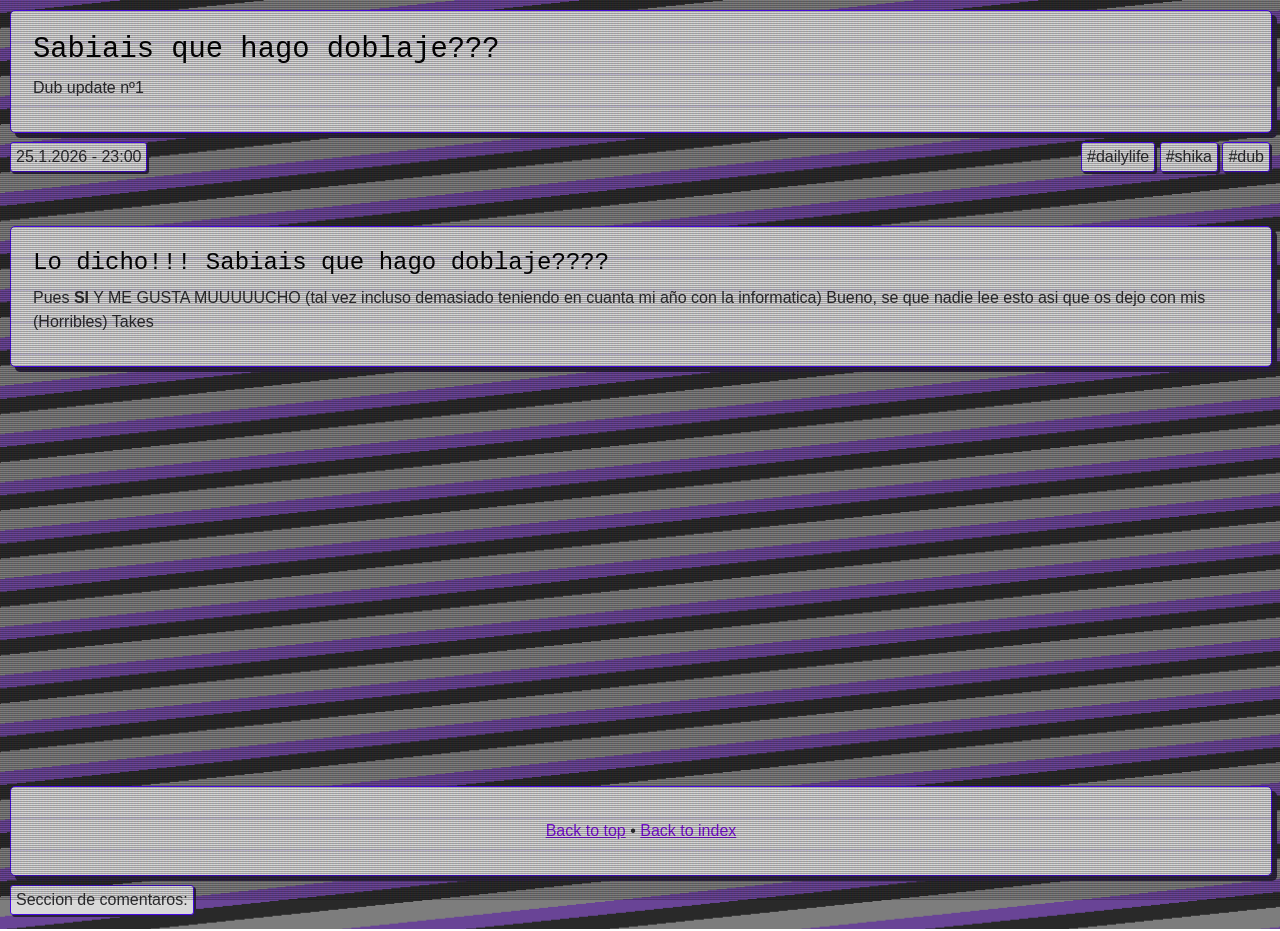
<file: neocities/blog/dub1.html>
<!DOCTYPE html>
<html lang="en">
<head>

<title>Dub Update #1</title>
<link rel="shortcut icon" href="https://ih1.redbubble.net/image.5090818107.1131/raf,360x360,075,t,fafafa:ca443f4786.u3.jpg"/>
<meta name="viewport" content="width=device-width, initial-scale=1">
<meta charset="utf-8">

<style>
/* The following CSS applies on all screen sizes */
.crt::before {
  content: " ";
  display: block;
  position: fixed;
  top: 0;
  left: 0;
  bottom: 0;
  right: 0;
  background: linear-gradient(rgba(18, 16, 16, 0) 50%, rgba(0, 0, 0, 0.25) 50%), linear-gradient(90deg, rgba(255, 0, 0, 0.06), rgba(0, 255, 0, 0.02), rgba(0, 0, 255, 0.06));
  z-index: 2;
  background-size: 100% 2px, 3px 100%;
  pointer-events: none;
}
@keyframes flicker {
  0% {
  opacity: 0.27861;
  }
  5% {
  opacity: 0.34769;
  }
  10% {
  opacity: 0.23604;
  }
  15% {
  opacity: 0.90626;
  }
  20% {
  opacity: 0.18128;
  }
  25% {
  opacity: 0.83891;
  }
  30% {
  opacity: 0.65583;
  }
  35% {
  opacity: 0.67807;
  }
  40% {
  opacity: 0.26559;
  }
  45% {
  opacity: 0.84693;
  }
  50% {
  opacity: 0.96019;
  }
  55% {
  opacity: 0.08594;
  }
  60% {
  opacity: 0.20313;
  }
  65% {
  opacity: 0.71988;
  }
  70% {
  opacity: 0.53455;
  }
  75% {
  opacity: 0.37288;
  }
  80% {
  opacity: 0.71428;
  }
  85% {
  opacity: 0.70419;
  }
  90% {
  opacity: 0.7003;
  }
  95% {
  opacity: 0.36108;
  }
  100% {
  opacity: 0.24387;
  }
}

.crt::after {
  content: " ";
  display: block;
  position: absolute;
  top: 0;
  left: 0;
  bottom: 0;
  right: 0;
  background: rgba(18, 16, 16, 0.1);
  opacity: 0;
  z-index: 2;
  pointer-events: none;
  animation: flicker 0.1s infinite;
}


/* Colors and fonts */
:root {
    /* Fonts */
    --bodyfont: sans-serif;
    --headerfont: monospace;

    /* Main colors */
    --background:#ffc070; /* Page background */
    --color:#2a2a2d;
    --block:rgb(217, 217, 217); /* Background color for the grid blocks in the content */
    --lines:#c0bbd0; /* Color for the background lines */
    --shadow:#2a223b; /* Color for the drop shadow */

    --link:#7d0ce0;
    --linkhover:#4709e5;

    --h1:#000000;
    --h2:#000000;
    --h3:#000000;
    --h4:#000000;

    /* Sidebar colors */
    --sidebar:rgb(216, 183, 255);
    --sidebarcolor:#b300ff;
    --title: #000000;
    --sidebarlink: #7d0ce0;
    --sidebarlinkhover:#4709e5;

    /* Menu colors */
    --menucolor:#7d0ce0;
    --menucolorhover:#5e12a0;

    /* Tape colors */
    --tape: #5e12a0;
    --tape-edge: #5e12a0;
}

* { margin:0; padding:0; }

/* Main body styling */
body {
    /* https://stripesgenerator.com/ */
background-image: linear-gradient(174deg, #694496 13.54%, #292929 13.54%, #292929 29.17%, #7d7d7d 29.17%, #7d7d7d 50%, #694496 50%, #694496 63.54%, #292929 63.54%, #292929 79.17%, #7d7d7d 79.17%, #7d7d7d 100%);
background-size: 459.21px 48.26px;
    font:1rem sans-serif;
    color:var(--color);
}

/* Rounded corners - feel free to get rid of this or change it */

.article-content, #sidebar-content, #main-footer {
    border-radius:5px;
}

/* Sidebar styling */

#sidebar-content {
    background: var(--sidebar);
    color: var(--sidebarcolor);
    padding:10px;
    border:1px solid var(--linkhover);
    box-shadow:5px 5px 0 var(--shadow);
}

.sidebar-columns {
    display:flex;
    gap:10px;
}

#sidebar-content header {
    color:var(--title);
    font:1.5em var(--headerfont);
    margin:8px 0 8px 0;
}

#sidebar-content p a {
    color:var(--sidebarlink);
    transition:0.5s ease;
}

#sidebar-content p a:hover {
    color:var(--sidebarlinkhover);
    transition:0.5s ease;
}

.icon {
    margin:auto;
}

.icon img {
    border-radius:10px;
    width:90px; /* This can be changed to make the icon smaller; you might have to mess with the border radius too */
    height:auto; /* Preserves aspect ratio */
}

/* Styling for the menu */

#main-menu {
    font:1.1em var(--headerfont);
    width:100%;
    margin-top:20px;
}

#main-menu ul {
    list-style:none;
}

#main-menu li {
    display:inline-block;
}

#main-menu li a {
    padding:3px;
    color:var(--menucolor);
    text-decoration:none;
    transition:0.5s ease;
    border-bottom:1px solid;

}

#main-menu li a:hover, #main-menu li a:focus {
    color:var(--menucolorhover);
    transition:0.5s ease;
}

/* Content styling */

main {
    margin:10px;
    margin-top:20px;
}

/* Styling for blocks */

main .post {
  
    margin-bottom:50px;
    width:100%;
    
}

.article-content, #main-footer {
    padding:22px;
    width:calc(100% - 44px);
    border:1px solid var(--linkhover);
    box-shadow:5px 5px 0 var(--shadow);
    background:linear-gradient(var(--block) 0px, var(--block) 30px, var(--lines) 31px);
    background-size:100% 32px;
}

main img.postimage {
    border-radius:5px;
    border:1px solid var(--linkhover);
    margin:0 auto 10px auto;
}

main h1 {
    font:1.8em var(--headerfont);
    color:var(--h1);
}

main h2 {
    font:1.5em var(--headerfont);
    color:var(--h2);
}

main h3 {
    font:1.3em var(--headerfont);
    color:var(--h3);
}

main h4 {
    font:1em var(--headerfont);
    font-style:italic;
    color:var(--h4);
}

p {
    line-height:1.5;
    margin:10px 0 10px 0;
}

main a {
    color:var(--link);
    transition:0.5s ease;
}

main a:hover, main a:focus {
    color:var(--linkhover);
    transition:0.5s ease;
}

main ul {
    list-style-position: outside;
    margin-left: 25px;
}

main ul li {
    line-height:1.5;
}

main img {
    max-width:100%;
}

main pre {
    background:var(--lines);
    padding:10px;
    margin:5px;
    border-radius:5px;
    max-width:600px;
    max-height:300px;
    overflow:auto;
}

main input, textarea, select, button { 
    background: var(--block);  
    color: var(--color);
    font: 1rem var(--bodyfont); 
    border: 1px solid; 
    padding: 8px; 
    margin: 2px;
}

main details {
    background: var(--lines);
    padding:10px;
    margin:5px;
    border-radius:5px;
}

main details summary {
    cursor: pointer;
}

.article-footer {
    margin-top:5px;
}

.tag, .date {
    display:inline-block;
    background: var(--block);
    padding:5px;
    border-radius:3px;
    box-shadow:2px 2px 0 var(--shadow);
    border:1px solid var(--linkhover);
    margin:0.25em 0 0.25em 0;
}

#main-footer {
    text-align:center;
}

.tape::before {
    content:"";
    display:block;
    height: 30px;
    margin:-28px auto 5px auto;
    width: 50%;
    max-width:150px;
    background-color: var(--tape);
    border-right: 1px dotted var(--tape-edge);
    border-left: 1px dotted var(--tape-edge);
    opacity: 0.5;
    box-shadow:0.5px 0.5px 1px rgb(0,0,0,0.2);
}


/* The following CSS ONLY applies to mobile/small screens */

/* Container styling */
#container {
    width: calc(100% - 40px);
    padding:20px;
    margin:10px;
    
}

#sidebar-content {
    width: calc(100% - 20px);
}

#main-menu li {
    margin-bottom:15px;
    display:inline-block;
}

/* Skip to content button */

#skip a {
    position:absolute;
    display:inline-block;
    left:0px;
    top:-1000px;
    overflow:hidden;
    transition:top 0.5s ease;
    background:var(--block);
    color:var(--link);
    z-index:1000;
    padding:5px;
}
 
#skip a:focus {
    top: 0;
    transition:top 0.5s ease;
}

/* The following CSS ONLY applies to desktop/big screens */

@media screen and (min-width: 800px) {
    #container {
        max-width:1100px;
        width:90%;
        display:flex;
        gap:20px;
        margin:25px auto;
    }

    main {
        margin:10px;
    }

    #sidebar {
        flex: 1 1 calc(30% - 20px);
        margin-top:10px;
    }


    .icon {
        margin-top:-35px;
        margin-left:-40px;
    }
    
    /* Remove or comment out this block if you don't want a sticky sidebar */
    #sidebar-content {
        position:sticky;
        top:40px;
    }

    .sidebar-columns {
        display:block;
    }

    main {
        flex: 1 1 calc(70% - 30px);
    }
    
    .article-footer {
        display:flex;
        justify-content:space-between;
        align-items:center;
    }

    .tag, .notes {
        margin:0;
    }
}
</style>
</head>
<body class="crt">
<!-- Please don't remove the next 2 lines! -->
<div id="top"></div>
<div id="skip"><a href="#content">Skip to content</a></div>

<!-- Content area -->
<main id="content">
<section class="post">
<div class="article-content">
<h1>Sabiais que hago doblaje???</h1>
<p>Dub update nº1</p>
</div>
<footer class="article-footer"><div class="date">25.1.2026 - 23:00</div> <div class="tags"><span class="tag">#dailylife</span> <span class="tag">#shika</span> <span class="tag">#dub</span></div></footer>
</section>

<section class="post">
<div class="article-content">
<h2>Lo dicho!!! Sabiais que hago doblaje????</h2>
<p>Pues <b>SI</b> Y ME GUSTA MUUUUUCHO (tal vez incluso demasiado teniendo en cuanta mi año con la informatica) Bueno, se que nadie lee esto asi que os dejo con mis (Horribles) Takes</p>

</div>
</section>

<section class="post">
<iframe width="560" height="315" src="https://www.youtube.com/embed/K_RsLsSv1mA?si=B1RTik-Xno6GPybI" title="YouTube video player" frameborder="0" allow="accelerometer; autoplay; clipboard-write; encrypted-media; gyroscope; picture-in-picture; web-share" referrerpolicy="strict-origin-when-cross-origin" allowfullscreen></iframe>
</section>

<footer id="main-footer">
<p><a href="#top">Back to top</a> <span aria-hidden="true">&bull;</span> <a href="../index.html">Back to index</a></p>
 <!-- <a href="#main-menu">Back to menu</a></p> -->
</footer>
<footer class="article-footer"><div class="tags"><span class="date">Seccion de comentaros:</span></div></footer>
</section>
<script src="https://utteranc.es/client.js"
                  repo="ShikaTheRock/WebComment"
                  issue-term="pathname"
                  theme="github-dark"
                  crossorigin="anonymous"
                  async>
</script>

</main>
</div>
</body>
</html>
</file>
